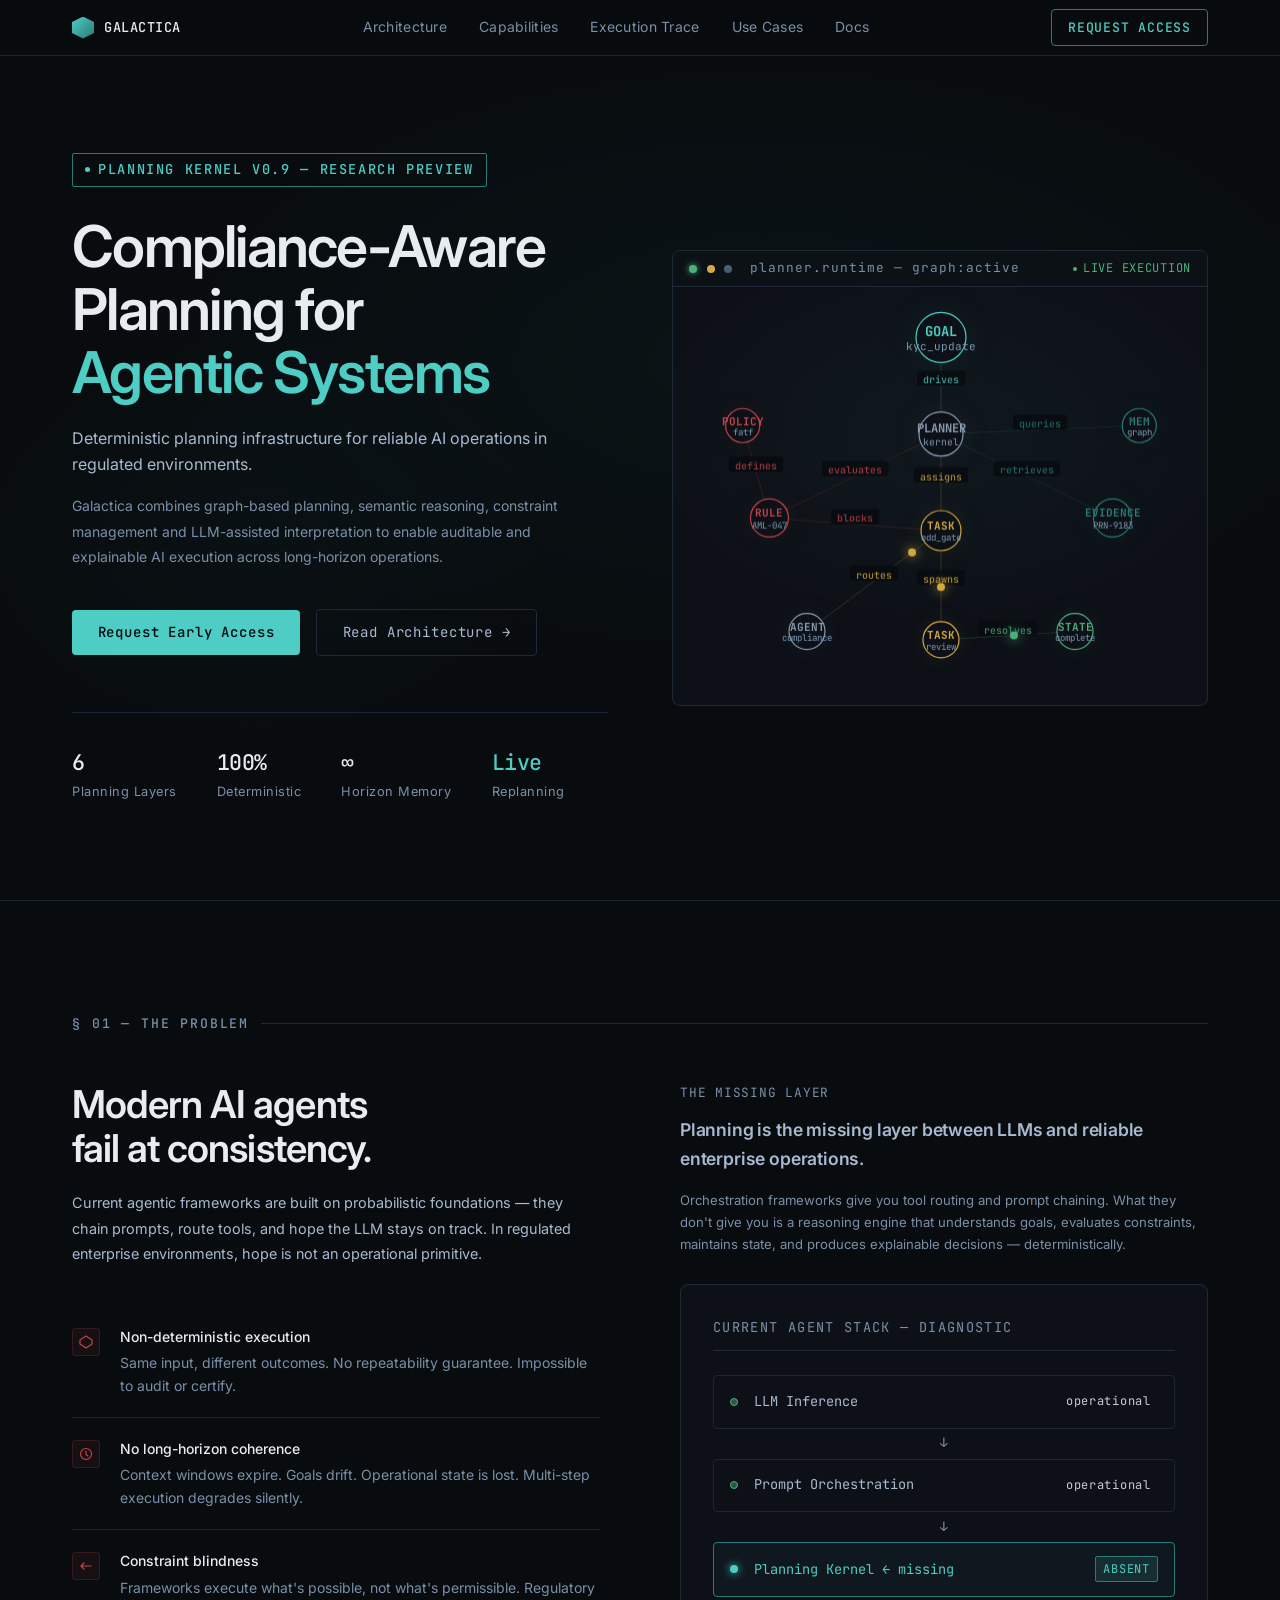
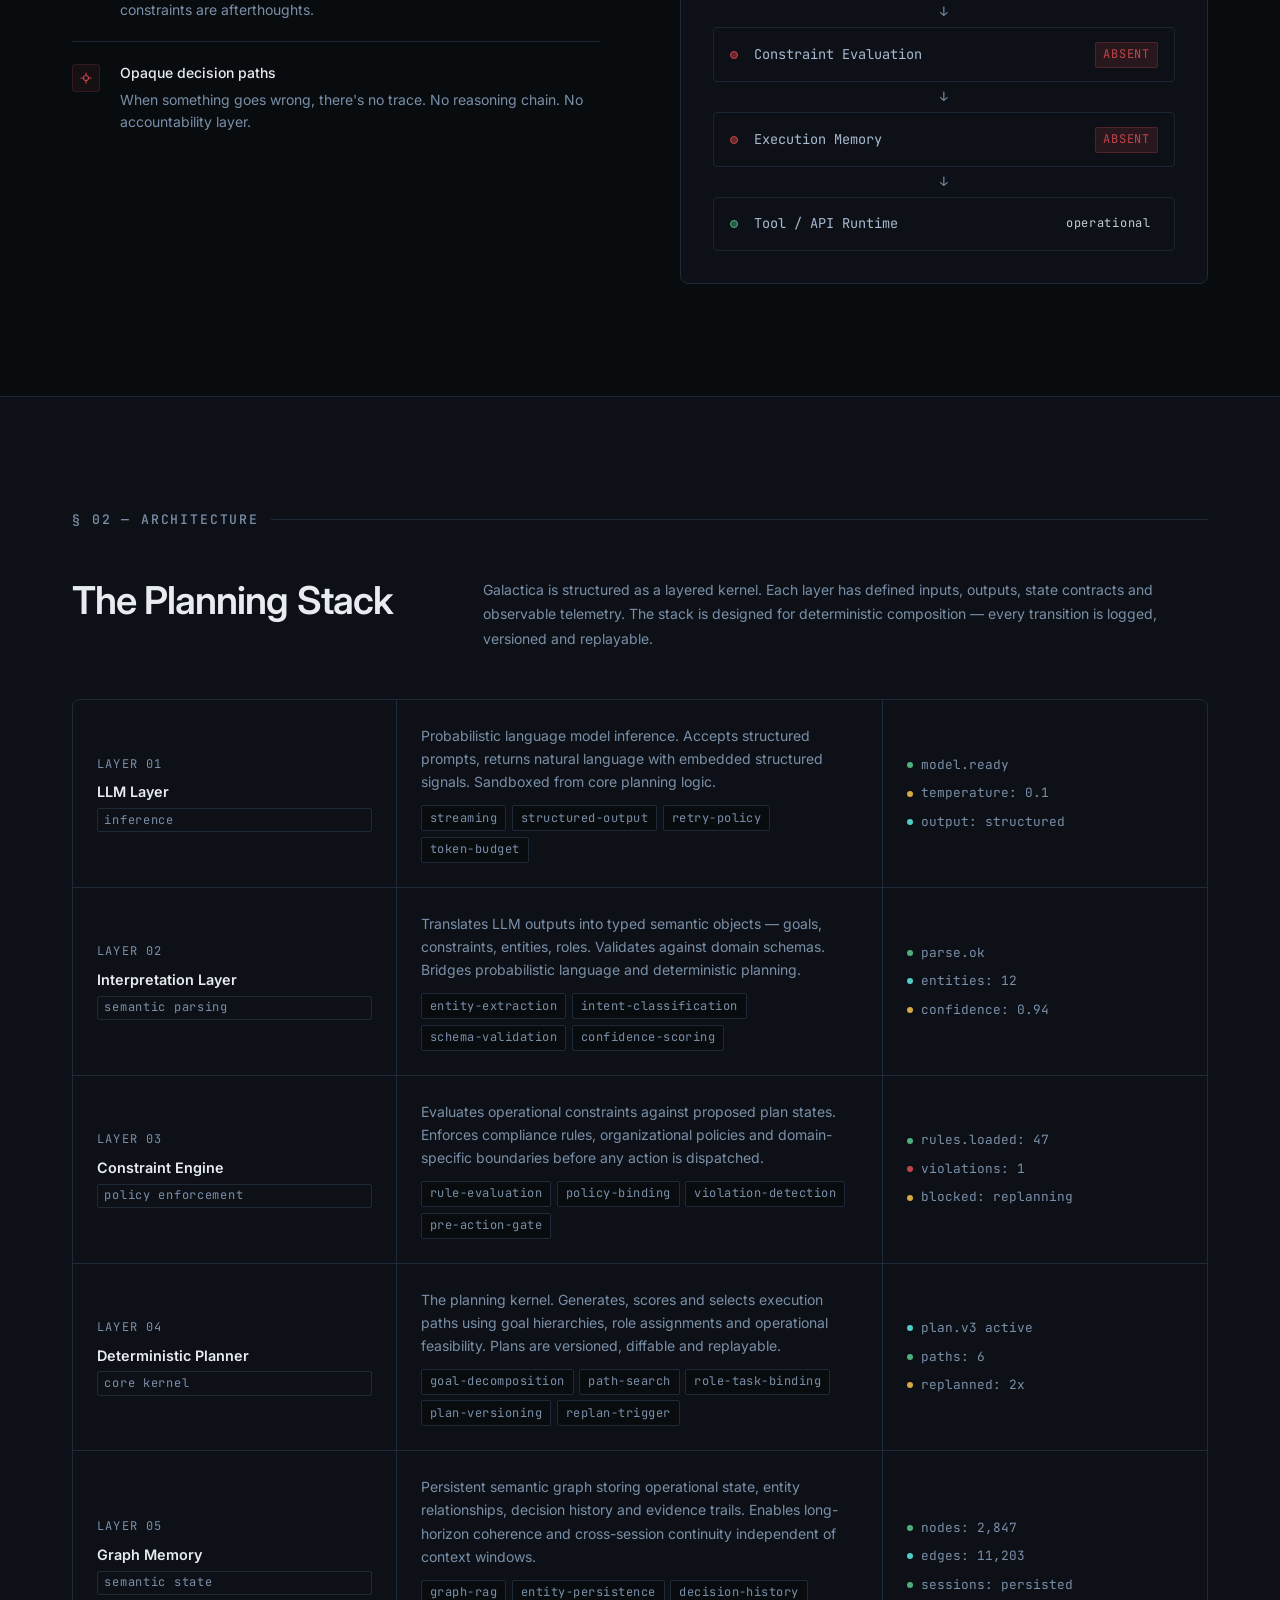
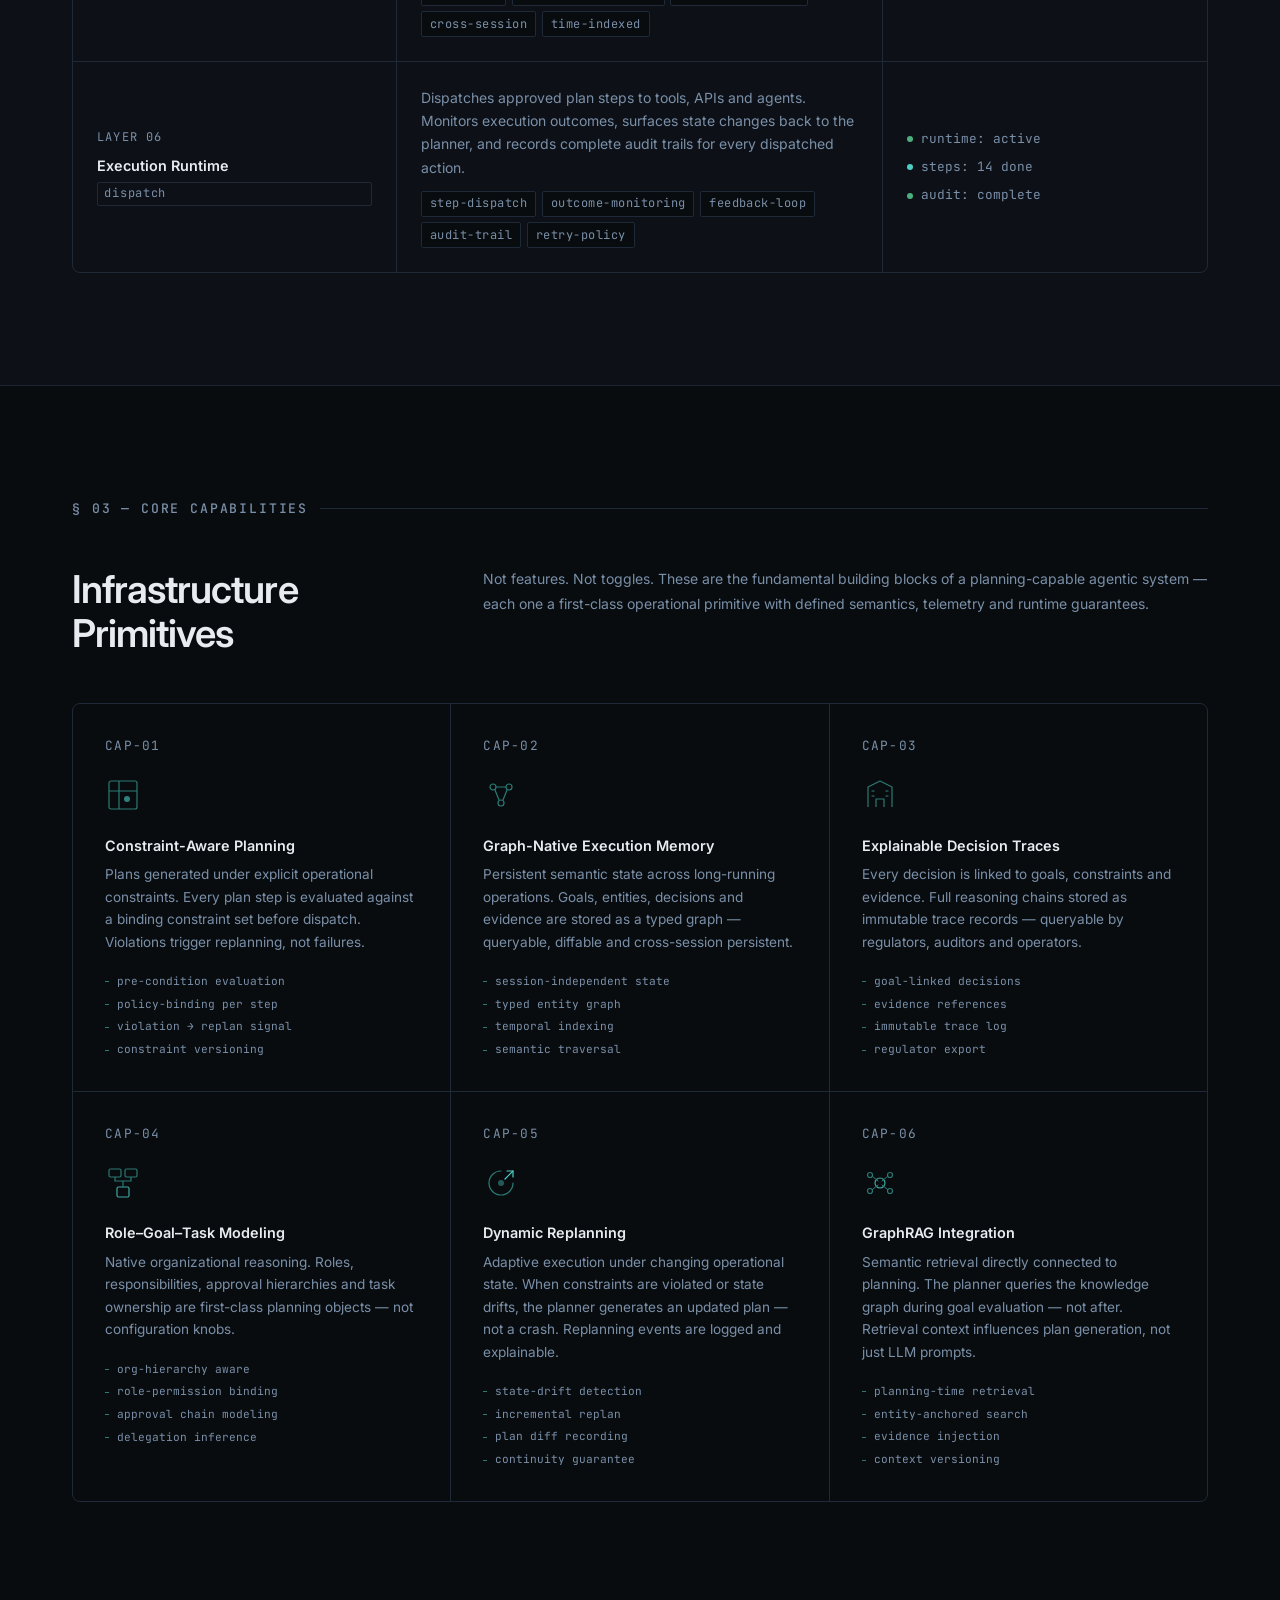
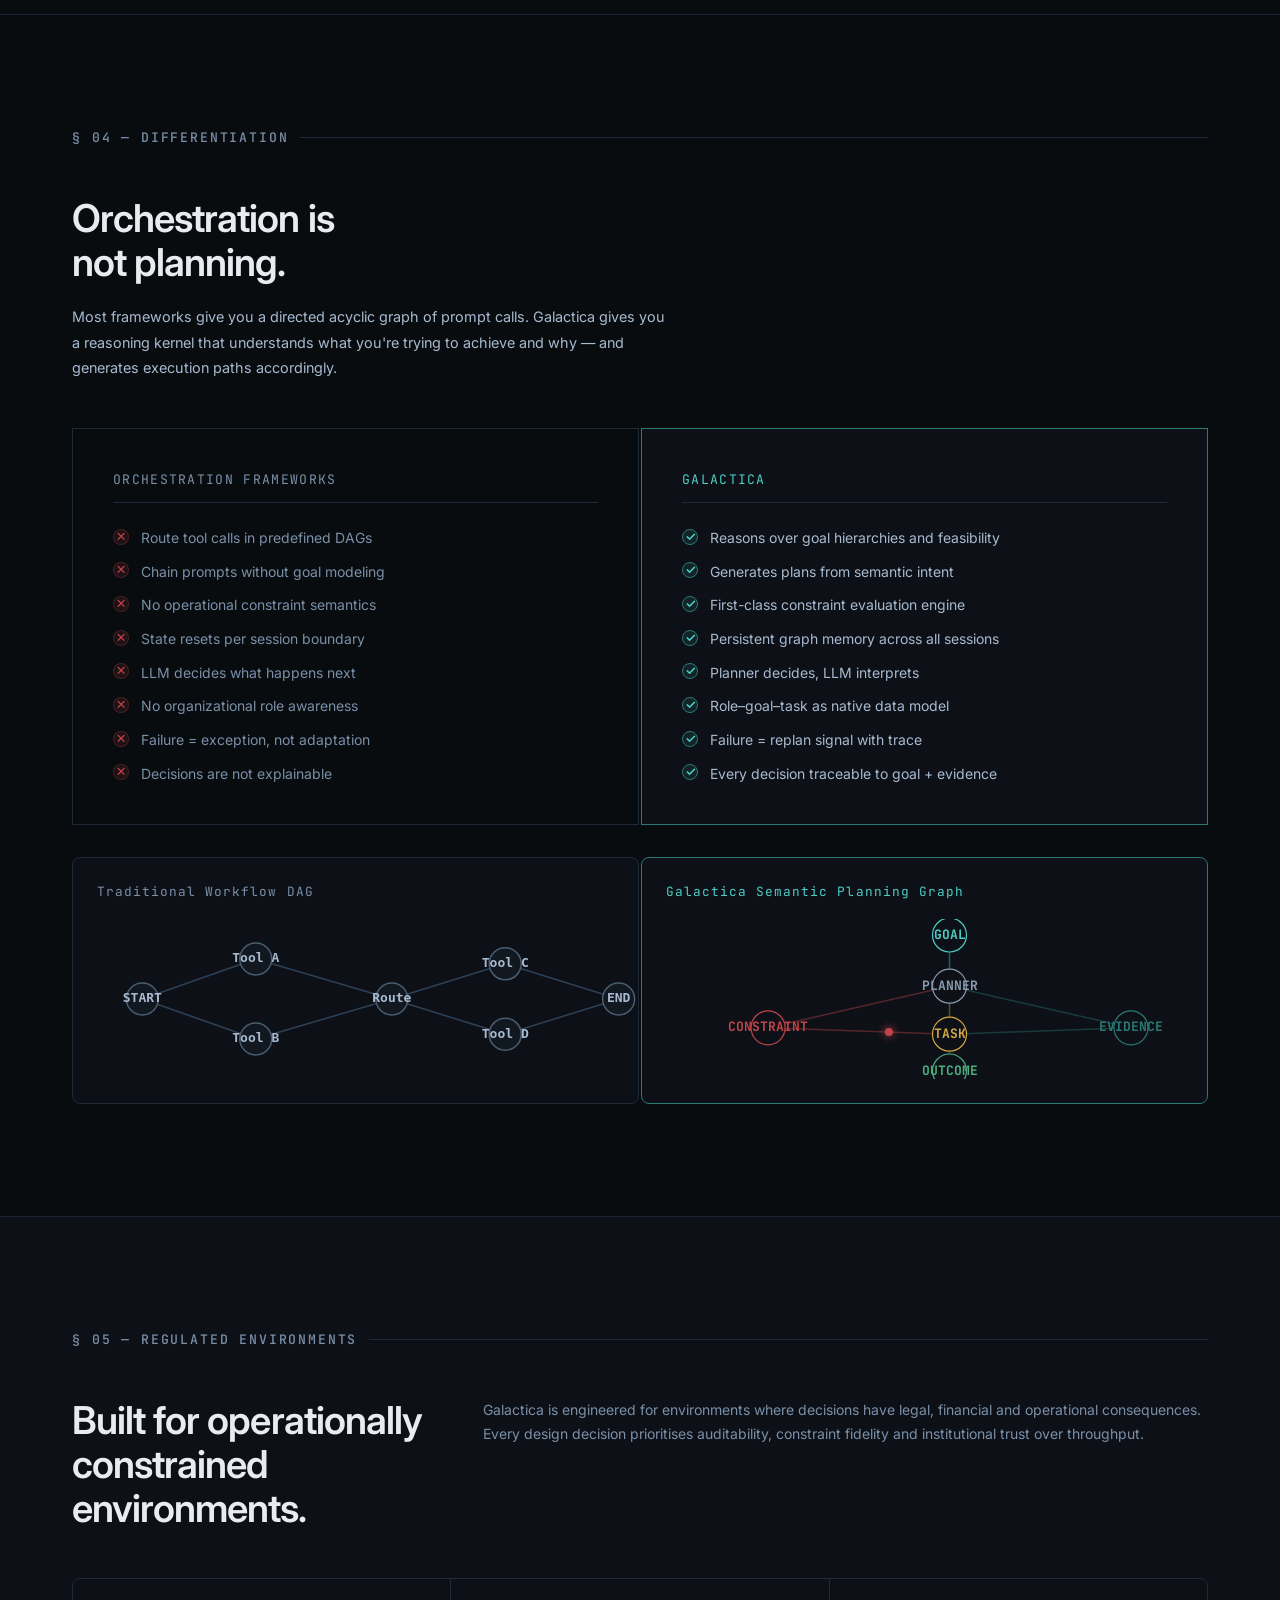
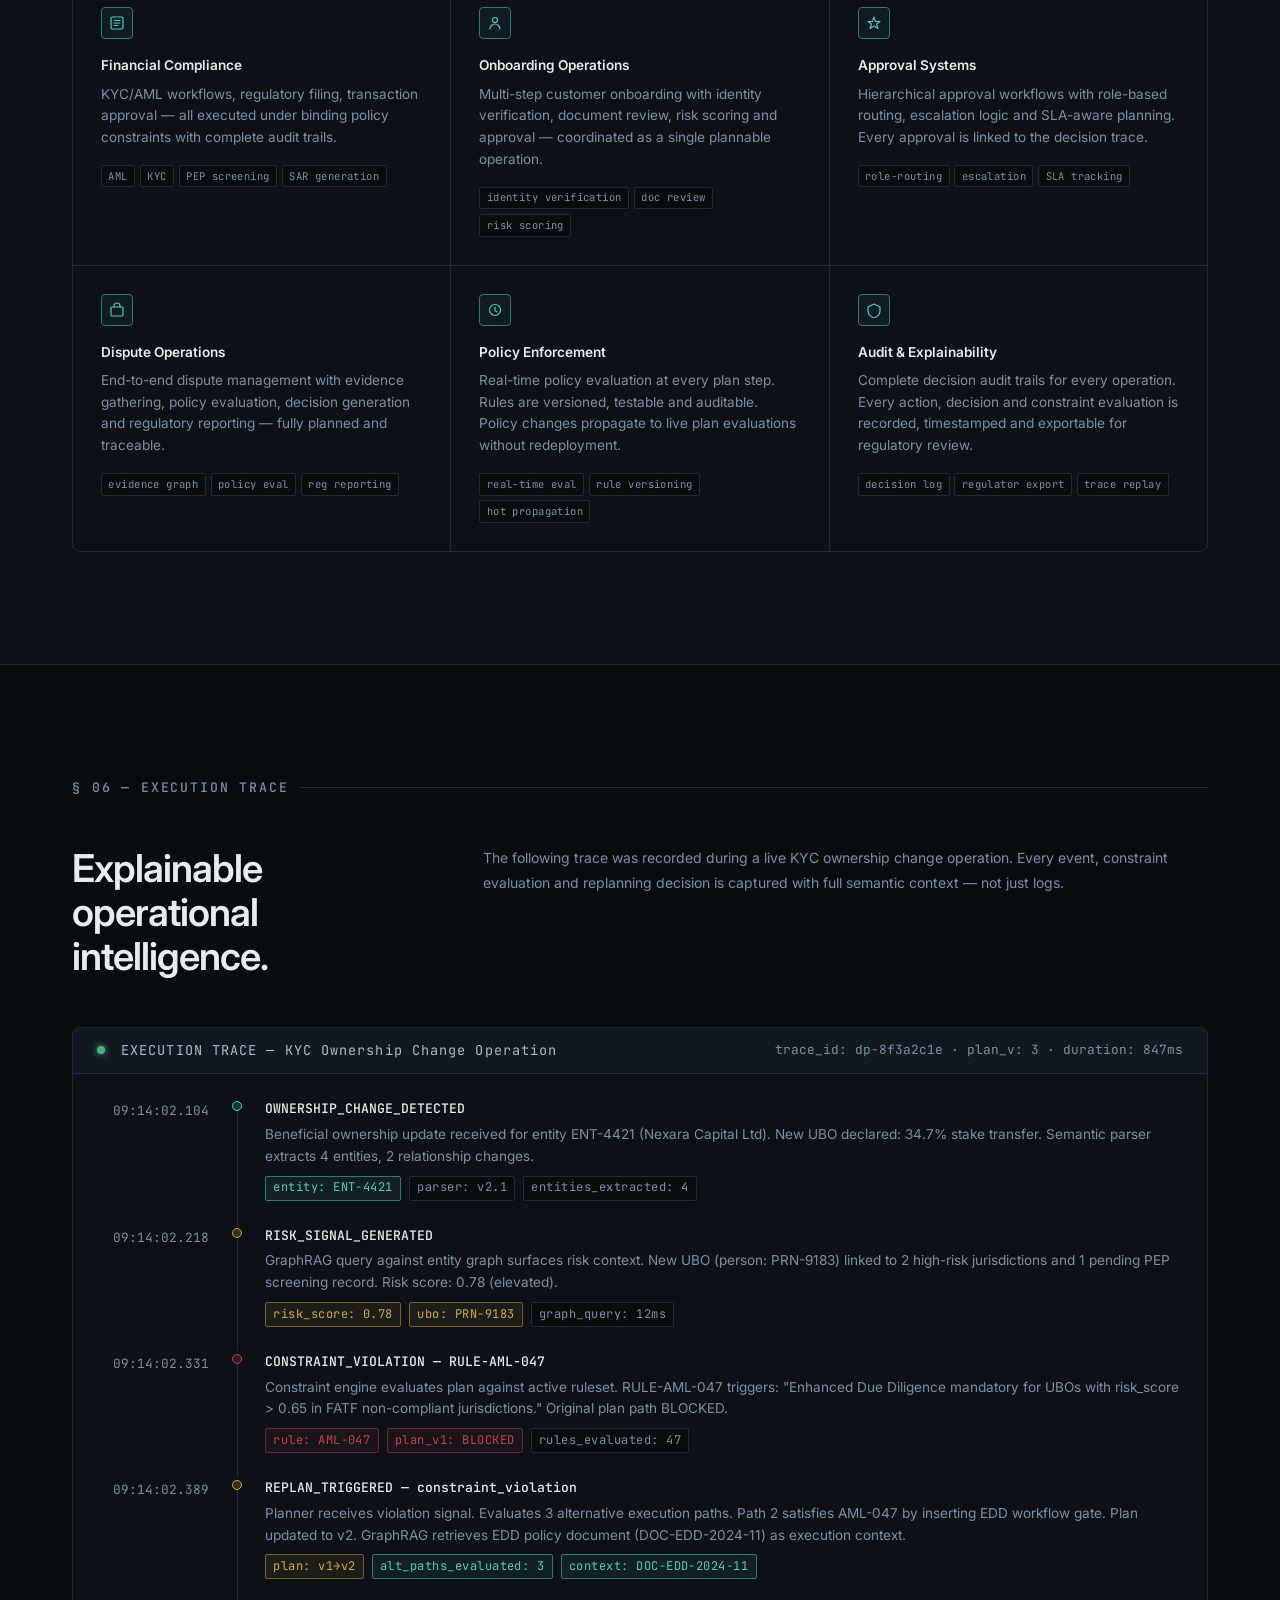
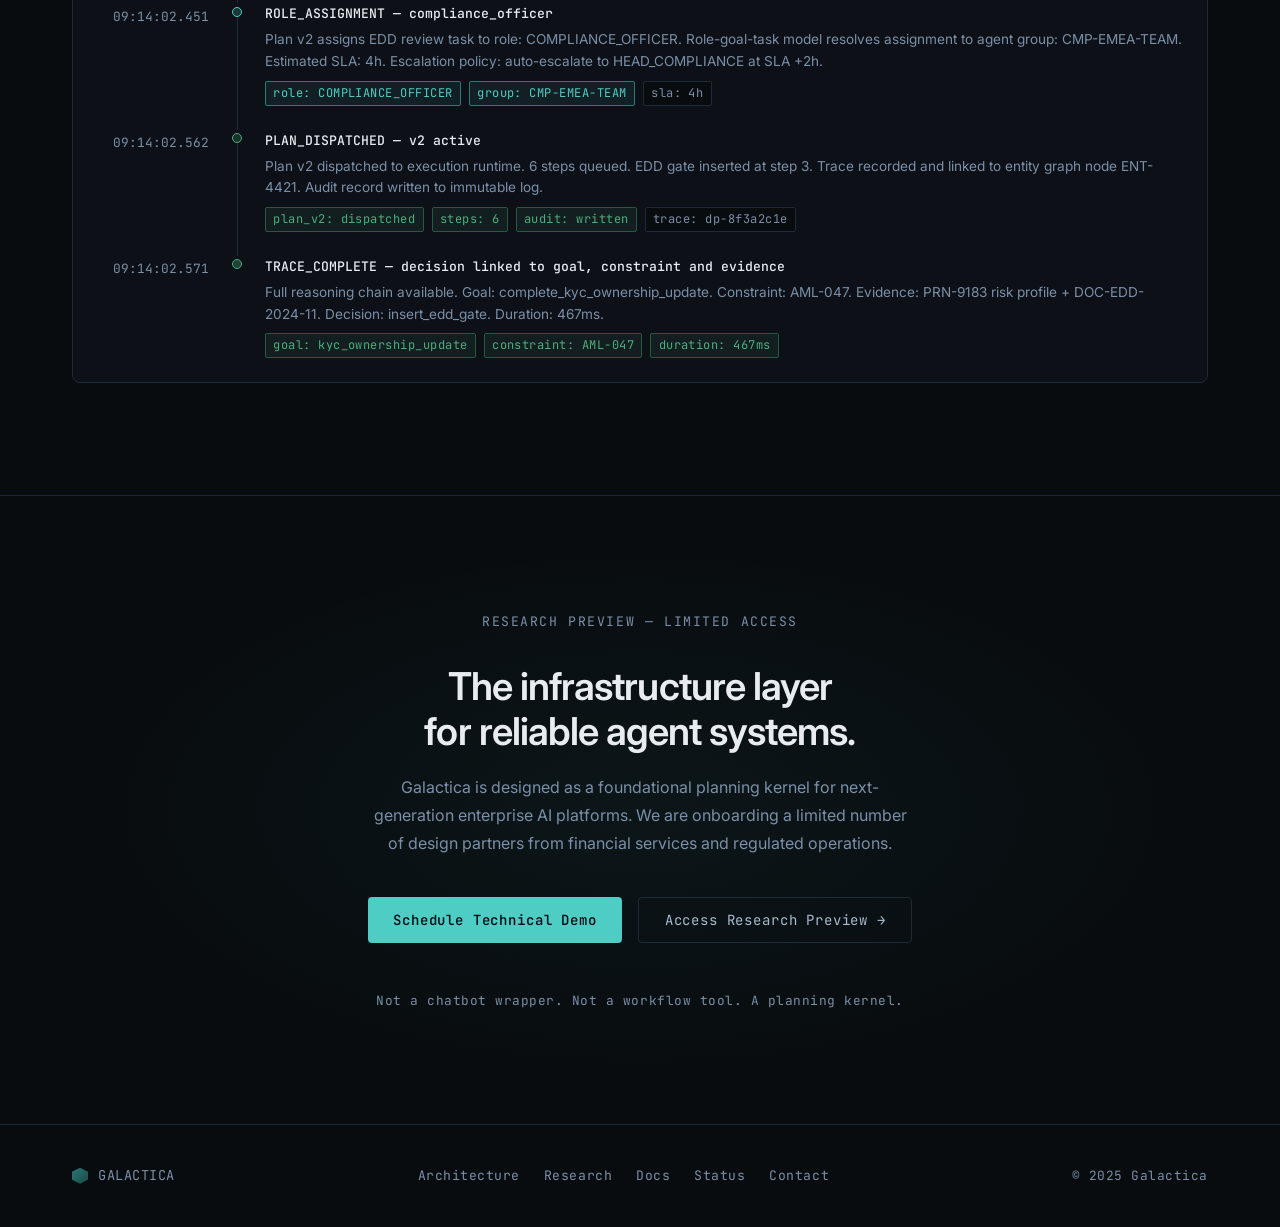
<file: web/index.html>
<!DOCTYPE html>
<html lang="en">
<head>
<meta charset="UTF-8">
<meta name="viewport" content="width=device-width, initial-scale=1.0">
<title>Galactica — Compliance-Aware Planning for Agentic Systems</title>
<link rel="preconnect" href="https://fonts.googleapis.com">
<link href="https://fonts.googleapis.com/css2?family=Inter:wght@300;400;500;600;700&family=JetBrains+Mono:wght@300;400;500&display=swap" rel="stylesheet">
<style>
*,*::before,*::after{box-sizing:border-box;margin:0;padding:0}
html{scroll-behavior:smooth;font-size:16px}
body{background:#080C0F;color:#C8CDD4;font-family:'Inter',system-ui,sans-serif;line-height:1.6;overflow-x:hidden;-webkit-font-smoothing:antialiased}
:root{
  --bg-0:#080C0F;--bg-1:#0D1117;--bg-2:#111820;--bg-3:#141C26;
  --surface:#182030;--border:#1E2A38;--border-subtle:#1A2535;
  --text-primary:#E8ECF0;--text-secondary:#A8BAD0;--text-muted:#7A8FA8;--text-dim:#4A5E72;
  --cyan:#4ECDC4;--cyan-dim:#2A7A75;--cyan-glow:rgba(78,205,196,0.12);
  --amber:#D4A843;--amber-dim:#7A5F25;
  --green:#4CAF7D;--green-dim:#265A3E;
  --red:#C0444A;--red-dim:#6B2529;
  --mono:'JetBrains Mono',monospace;
  --radius:4px;--radius-lg:8px;
}
.t-overline{font-family:var(--mono);font-size:.82rem;font-weight:500;letter-spacing:.14em;text-transform:uppercase;color:var(--text-muted)}
.t-label{font-family:var(--mono);font-size:.80rem;font-weight:400;letter-spacing:.06em;color:var(--text-muted)}
h1{font-size:clamp(2.2rem,4.5vw,3.8rem);font-weight:600;letter-spacing:-.03em;line-height:1.1;color:var(--text-primary)}
h2{font-size:clamp(1.7rem,3vw,2.6rem);font-weight:600;letter-spacing:-.025em;line-height:1.15;color:var(--text-primary)}
h3{font-size:1.1rem;font-weight:600;letter-spacing:-.01em;color:var(--text-primary)}
p{color:var(--text-secondary);line-height:1.75}
.container{max-width:1200px;margin:0 auto;padding:0 2rem}
.section{padding:7rem 0;border-top:1px solid var(--border-subtle)}
.section-label{display:flex;align-items:center;gap:.75rem;margin-bottom:3rem}
.section-label::after{content:'';flex:1;height:1px;background:var(--border)}

/* NAV */
nav{position:fixed;top:0;left:0;right:0;z-index:100;height:56px;background:rgba(8,12,15,.92);backdrop-filter:blur(12px);border-bottom:1px solid var(--border-subtle);display:flex;align-items:center}
.nav-inner{display:flex;align-items:center;justify-content:space-between;width:100%;max-width:1200px;margin:0 auto;padding:0 2rem}
.nav-logo{display:flex;align-items:center;gap:.625rem;font-family:var(--mono);font-size:.85rem;font-weight:500;color:var(--text-primary);letter-spacing:.04em;text-decoration:none}
.nav-logo-mark{width:22px;height:22px;background:linear-gradient(135deg,var(--cyan) 0%,var(--cyan-dim) 100%);clip-path:polygon(50% 0%,100% 25%,100% 75%,50% 100%,0% 75%,0% 25%)}
.nav-links{display:flex;align-items:center;gap:2rem}
.nav-links a{font-size:.875rem;font-weight:400;color:var(--text-muted);text-decoration:none;letter-spacing:.02em;transition:color .15s}
.nav-links a:hover{color:var(--text-secondary)}
.nav-cta{font-family:var(--mono);font-size:.82rem;font-weight:500;padding:.45rem 1rem;background:transparent;border:1px solid var(--cyan-dim);color:var(--cyan);border-radius:var(--radius);cursor:pointer;letter-spacing:.06em;transition:all .15s;text-decoration:none}
.nav-cta:hover{background:var(--cyan-glow);border-color:var(--cyan)}

/* BUTTONS */
.btn-primary{display:inline-flex;align-items:center;gap:.5rem;font-family:var(--mono);font-size:.875rem;font-weight:500;padding:.7rem 1.6rem;background:var(--cyan);color:#040810;border:none;border-radius:var(--radius);cursor:pointer;letter-spacing:.06em;text-decoration:none;transition:all .15s;white-space:nowrap}
.btn-primary:hover{background:#5FD8D0;transform:translateY(-1px)}
.btn-secondary{display:inline-flex;align-items:center;gap:.5rem;font-family:var(--mono);font-size:.875rem;font-weight:400;padding:.7rem 1.6rem;background:transparent;border:1px solid var(--border);color:var(--text-secondary);border-radius:var(--radius);cursor:pointer;letter-spacing:.06em;text-decoration:none;transition:all .15s;white-space:nowrap}
.btn-secondary:hover{border-color:var(--text-muted);color:var(--text-primary)}

/* HERO */
#hero{min-height:100vh;display:flex;flex-direction:column;justify-content:center;padding-top:56px;position:relative;overflow:hidden;border-top:none}
.hero-bg{position:absolute;inset:0;background:radial-gradient(ellipse 70% 50% at 60% 40%,rgba(78,205,196,.04) 0%,transparent 70%),radial-gradient(ellipse 40% 40% at 20% 60%,rgba(78,205,196,.025) 0%,transparent 60%)}
.hero-grid{display:grid;grid-template-columns:1fr 1fr;gap:4rem;align-items:center;position:relative;z-index:1}
.hero-eyebrow{display:inline-flex;align-items:center;gap:.5rem;font-family:var(--mono);font-size:.85rem;font-weight:500;letter-spacing:.12em;text-transform:uppercase;color:var(--cyan);border:1px solid var(--cyan-dim);padding:.3rem .75rem;border-radius:2px;margin-bottom:1.75rem}
.hero-eyebrow-dot{width:5px;height:5px;border-radius:50%;background:var(--cyan);animation:pulse-dot 2s infinite}
@keyframes pulse-dot{0%,100%{opacity:1;transform:scale(1)}50%{opacity:.4;transform:scale(.8)}}
.hero-title{margin-bottom:1.25rem}
.hero-sub{font-size:1rem;font-weight:400;color:var(--text-secondary);line-height:1.65;margin-bottom:1rem}
.hero-desc{font-size:.875rem;color:var(--text-muted);line-height:1.8;margin-bottom:2.5rem;max-width:520px}
.hero-actions{display:flex;gap:1rem;align-items:center;flex-wrap:wrap}
.hero-meta{margin-top:3.5rem;display:flex;gap:2.5rem;padding-top:2rem;border-top:1px solid var(--border-subtle)}
.hero-stat-value{font-family:var(--mono);font-size:1.35rem;font-weight:500;color:var(--text-primary);letter-spacing:-.02em}
.hero-stat-label{font-size:.80rem;color:var(--text-muted);letter-spacing:.04em;margin-top:.2rem}

/* HERO GRAPH */
.hero-right{position:relative}
.graph-runtime{width:100%;aspect-ratio:1/.85;background:var(--bg-1);border:1px solid var(--border);border-radius:var(--radius-lg);position:relative;overflow:hidden}
.graph-runtime::before{content:'';position:absolute;inset:0;background:radial-gradient(ellipse 80% 60% at 50% 40%,rgba(78,205,196,.04) 0%,transparent 70%)}
.gr-header{position:absolute;top:0;left:0;right:0;height:36px;background:rgba(13,17,23,.9);border-bottom:1px solid var(--border);display:flex;align-items:center;padding:0 1rem;gap:.6rem}
.gr-dot{width:8px;height:8px;border-radius:50%}
.gr-dot.active{background:var(--green);box-shadow:0 0 6px var(--green)}
.gr-dot.pending{background:var(--amber)}
.gr-dot.idle{background:var(--text-dim)}
.gr-title{font-family:var(--mono);font-size:.80rem;color:var(--text-muted);letter-spacing:.08em;margin-left:.5rem}
.gr-status{margin-left:auto;font-family:var(--mono);font-size:.75rem;color:var(--green);letter-spacing:.06em;display:flex;align-items:center;gap:.35rem}
.gr-status::before{content:'';width:4px;height:4px;border-radius:50%;background:var(--green);animation:pulse-dot 1.5s infinite}
canvas#heroGraph{position:absolute;top:36px;left:0;right:0;bottom:0;width:100%}

/* PROBLEM */
.problem-grid{display:grid;grid-template-columns:1fr 1fr;gap:5rem;align-items:start}
.problem-statements{display:flex;flex-direction:column;gap:0;margin-top:2.5rem}
.prob-item{display:flex;align-items:flex-start;gap:1.25rem;padding:1.25rem 0;border-bottom:1px solid var(--border-subtle)}
.prob-item:last-child{border-bottom:none}
.prob-icon{width:28px;height:28px;flex-shrink:0;margin-top:.1rem;display:flex;align-items:center;justify-content:center;background:rgba(192,68,74,.08);border:1px solid rgba(192,68,74,.2);border-radius:var(--radius)}
.prob-text h4{font-size:.875rem;font-weight:500;color:var(--text-primary);margin-bottom:.25rem}
.prob-text p{font-size:.875rem;color:var(--text-muted);line-height:1.6}
.missing-layer{background:var(--bg-1);border:1px solid var(--border);border-radius:var(--radius-lg);padding:2rem;margin-top:1rem}
.ml-title{font-family:var(--mono);font-size:.85rem;color:var(--text-muted);letter-spacing:.1em;text-transform:uppercase;margin-bottom:1.5rem;padding-bottom:.75rem;border-bottom:1px solid var(--border)}
.sv-layer{display:flex;align-items:center;gap:1rem;padding:.85rem 1rem;border:1px solid var(--border-subtle);border-radius:var(--radius);margin-bottom:0}
.sv-layer.missing{border-color:var(--cyan-dim);background:rgba(78,205,196,.04)}
.sv-arrow{text-align:center;font-family:var(--mono);font-size:.80rem;color:var(--text-muted);padding:.3rem}
.sv-dot{width:8px;height:8px;border-radius:50%;flex-shrink:0}
.sv-dot.ok{background:var(--green-dim);border:1px solid var(--green)}
.sv-dot.warn{background:var(--red-dim);border:1px solid var(--red)}
.sv-dot.highlight{background:var(--cyan);box-shadow:0 0 8px var(--cyan)}
.sv-name{font-family:var(--mono);font-size:.85rem;color:var(--text-secondary);flex:1}
.sv-layer.missing .sv-name{color:var(--cyan)}
.sv-tag{font-family:var(--mono);font-size:.75rem;padding:.15rem .45rem;border-radius:2px;letter-spacing:.06em}
.sv-tag.red{background:rgba(192,68,74,.15);color:var(--red);border:1px solid rgba(192,68,74,.25)}
.sv-tag.cyan{background:var(--cyan-glow);color:var(--cyan);border:1px solid var(--cyan-dim)}

/* ARCH */
#architecture{background:var(--bg-1)}
.arch-stack{display:grid;grid-template-columns:1fr;gap:0;margin-top:3rem;border:1px solid var(--border);border-radius:var(--radius-lg);overflow:hidden}
.arch-layer{display:grid;grid-template-columns:2fr 3fr 2fr;align-items:stretch;border-bottom:1px solid var(--border);transition:background .2s;cursor:default}
.arch-layer:last-child{border-bottom:none}
.arch-layer:hover{background:rgba(255,255,255,.015)}
.arch-left{padding:1.5rem;border-right:1px solid var(--border);display:flex;flex-direction:column;justify-content:center}
.arch-num{font-family:var(--mono);font-size:.75rem;color:var(--text-muted);letter-spacing:.1em;margin-bottom:.4rem}
.arch-name{font-size:.9rem;font-weight:600;color:var(--text-primary);margin-bottom:.3rem}
.arch-tag{display:inline-block;font-family:var(--mono);font-size:.75rem;padding:.1rem .4rem;border-radius:2px;border:1px solid var(--border);color:var(--text-muted);letter-spacing:.06em}
.arch-mid{padding:1.5rem;border-right:1px solid var(--border)}
.arch-desc{font-size:.875rem;color:var(--text-muted);line-height:1.65;margin-bottom:.75rem}
.arch-props{display:flex;flex-wrap:wrap;gap:.35rem}
.arch-prop{font-family:var(--mono);font-size:.75rem;padding:.15rem .5rem;background:var(--bg-0);border:1px solid var(--border);border-radius:2px;color:var(--text-muted);letter-spacing:.04em}
.arch-right{padding:1.5rem;display:flex;flex-direction:column;justify-content:center;gap:.5rem}
.arch-state{display:flex;align-items:center;gap:.5rem;font-family:var(--mono);font-size:.80rem}
.state-dot{width:6px;height:6px;border-radius:50%;flex-shrink:0}
.state-dot.green{background:var(--green)}
.state-dot.cyan{background:var(--cyan)}
.state-dot.amber{background:var(--amber)}
.state-dot.red{background:var(--red)}
.arch-state span{color:var(--text-muted)}

/* CAPABILITIES */
.cap-grid{display:grid;grid-template-columns:repeat(3,1fr);gap:1px;background:var(--border);border:1px solid var(--border);border-radius:var(--radius-lg);overflow:hidden;margin-top:3rem}
.cap-card{background:var(--bg-0);padding:2rem;transition:background .2s;position:relative}
.cap-card:hover{background:var(--bg-1)}
.cap-card::before{content:'';position:absolute;top:0;left:0;right:0;height:2px;background:transparent;transition:background .2s}
.cap-card:hover::before{background:var(--cyan)}
.cap-num{font-family:var(--mono);font-size:.80rem;color:var(--text-muted);letter-spacing:.1em;margin-bottom:1.25rem}
.cap-icon{width:36px;height:36px;margin-bottom:1rem}
.cap-title{font-size:.9rem;font-weight:600;color:var(--text-primary);margin-bottom:.5rem;line-height:1.3}
.cap-desc{font-size:.85rem;color:var(--text-muted);line-height:1.65;margin-bottom:1.25rem}
.cap-props{display:flex;flex-direction:column;gap:.3rem}
.cap-prop{display:flex;align-items:center;gap:.5rem;font-family:var(--mono);font-size:.70rem;color:var(--text-muted)}
.cap-prop::before{content:'';width:4px;height:1px;background:var(--cyan-dim);flex-shrink:0}

/* WHY DIFF */
.diff-grid{display:grid;grid-template-columns:1fr 1fr;gap:2px;margin-top:3rem}
.diff-col{padding:2.5rem;border:1px solid var(--border)}
.diff-col.old{background:var(--bg-0)}
.diff-col.new{background:var(--bg-1);border-color:var(--cyan-dim)}
.diff-header{font-family:var(--mono);font-size:.82rem;letter-spacing:.1em;text-transform:uppercase;margin-bottom:1.5rem;padding-bottom:.75rem;border-bottom:1px solid var(--border)}
.diff-col.old .diff-header{color:var(--text-muted)}
.diff-col.new .diff-header{color:var(--cyan)}
.diff-items{display:flex;flex-direction:column;gap:.75rem}
.diff-item{display:flex;align-items:flex-start;gap:.75rem;font-size:.875rem;line-height:1.55}
.diff-item .di-mark{width:16px;height:16px;flex-shrink:0;margin-top:.1rem;display:flex;align-items:center;justify-content:center;border-radius:50%;font-size:.80rem;font-weight:600}
.diff-col.old .di-mark{background:rgba(192,68,74,.12);color:var(--red);border:1px solid rgba(192,68,74,.25)}
.diff-col.new .di-mark{background:rgba(78,205,196,.1);color:var(--cyan);border:1px solid var(--cyan-dim)}
.diff-col.old .diff-item span{color:var(--text-muted)}
.diff-col.new .diff-item span{color:var(--text-secondary)}
.comparison-diagram{margin-top:2rem;display:grid;grid-template-columns:1fr 1fr;gap:2px}
.dag-box{background:var(--bg-1);border:1px solid var(--border);border-radius:var(--radius-lg);padding:1.5rem;overflow:hidden}
.dag-title{font-family:var(--mono);font-size:.80rem;color:var(--text-muted);letter-spacing:.08em;margin-bottom:1rem}
canvas.dag-canvas{width:100%;height:160px;display:block}

/* REGULATED */
#regulated{background:var(--bg-1)}
.reg-grid{display:grid;grid-template-columns:repeat(3,1fr);gap:1px;background:var(--border);border:1px solid var(--border);border-radius:var(--radius-lg);overflow:hidden;margin-top:3rem}
.reg-card{background:var(--bg-1);padding:1.75rem}
.reg-icon{width:32px;height:32px;background:rgba(78,205,196,.06);border:1px solid var(--cyan-dim);border-radius:var(--radius);display:flex;align-items:center;justify-content:center;margin-bottom:1rem}
.reg-title{font-size:.85rem;font-weight:600;color:var(--text-primary);margin-bottom:.4rem}
.reg-desc{font-size:.85rem;color:var(--text-muted);line-height:1.6;margin-bottom:1rem}
.reg-tags{display:flex;flex-wrap:wrap;gap:.3rem}
.reg-tag{font-family:var(--mono);font-size:.66rem;padding:.12rem .4rem;background:var(--bg-0);border:1px solid var(--border);border-radius:2px;color:var(--text-muted);letter-spacing:.04em}

/* TRACE */
.trace-container{background:var(--bg-1);border:1px solid var(--border);border-radius:var(--radius-lg);overflow:hidden;margin-top:3rem}
.trace-header{background:var(--bg-2);border-bottom:1px solid var(--border);padding:.75rem 1.5rem;display:flex;align-items:center;gap:1rem}
.trace-title{font-family:var(--mono);font-size:.85rem;color:var(--text-secondary);letter-spacing:.08em}
.trace-id{font-family:var(--mono);font-size:.80rem;color:var(--text-muted);margin-left:auto}
.trace-body{padding:1.5rem}
.trace-event{display:grid;grid-template-columns:7rem 1.5rem 1fr;gap:0 1rem;margin-bottom:0}
.te-time{font-family:var(--mono);font-size:.80rem;color:var(--text-muted);padding-top:.2rem;text-align:right;white-space:nowrap}
.te-spine{display:flex;flex-direction:column;align-items:center}
.te-node{width:10px;height:10px;border-radius:50%;flex-shrink:0;border:1px solid;position:relative;z-index:1;margin-top:.2rem}
.te-line{flex:1;width:1px;background:var(--border);min-height:2rem}
.te-content{padding-bottom:1.5rem}
.te-event-name{font-family:var(--mono);font-size:.82rem;font-weight:500;color:var(--text-primary);margin-bottom:.3rem}
.te-detail{font-size:.85rem;color:var(--text-muted);line-height:1.6;margin-bottom:.5rem}
.te-meta{display:flex;gap:.5rem;flex-wrap:wrap}
.te-badge{font-family:var(--mono);font-size:.75rem;padding:.12rem .45rem;border-radius:2px;letter-spacing:.04em}
.te-badge.info{background:rgba(78,205,196,.08);color:var(--cyan);border:1px solid var(--cyan-dim)}
.te-badge.warn{background:rgba(212,168,67,.08);color:var(--amber);border:1px solid var(--amber-dim)}
.te-badge.err{background:rgba(192,68,74,.08);color:var(--red);border:1px solid var(--red-dim)}
.te-badge.ok{background:rgba(76,175,125,.08);color:var(--green);border:1px solid var(--green-dim)}
.te-badge.neutral{background:var(--bg-0);color:var(--text-muted);border:1px solid var(--border)}

/* FINAL */
#final{background:var(--bg-0);text-align:center;position:relative;overflow:hidden}
#final::before{content:'';position:absolute;inset:0;background:radial-gradient(ellipse 60% 60% at 50% 50%,rgba(78,205,196,.05) 0%,transparent 70%)}
.final-inner{position:relative;z-index:1;max-width:680px;margin:0 auto}
.final-eyebrow{display:inline-flex;align-items:center;gap:.5rem;font-family:var(--mono);font-size:.82rem;letter-spacing:.12em;text-transform:uppercase;color:var(--text-muted);margin-bottom:2rem}
.final-sub{font-size:1rem;color:var(--text-muted);line-height:1.75;margin-bottom:2.5rem;max-width:540px;margin-left:auto;margin-right:auto}
.final-actions{display:flex;gap:1rem;justify-content:center;flex-wrap:wrap;margin-bottom:3rem}
.final-notice{font-family:var(--mono);font-size:.80rem;color:var(--text-muted);letter-spacing:.04em}

/* FOOTER */
footer{border-top:1px solid var(--border-subtle);padding:2.5rem 0}
.footer-inner{display:flex;align-items:center;justify-content:space-between}
.footer-logo{display:flex;align-items:center;gap:.625rem;font-family:var(--mono);font-size:.85rem;color:var(--text-muted);letter-spacing:.04em}
.footer-logo-mark{width:16px;height:16px;background:linear-gradient(135deg,var(--cyan-dim) 0%,rgba(78,205,196,.3) 100%);clip-path:polygon(50% 0%,100% 25%,100% 75%,50% 100%,0% 75%,0% 25%)}
.footer-links{display:flex;gap:1.5rem}
.footer-links a{font-family:var(--mono);font-size:.82rem;color:var(--text-muted);text-decoration:none;letter-spacing:.04em;transition:color .15s}
.footer-links a:hover{color:var(--text-muted)}
.footer-copy{font-family:var(--mono);font-size:.80rem;color:var(--text-muted);letter-spacing:.04em}
.text-cyan{color:var(--cyan)}

@media(max-width:900px){
  .hero-grid,.problem-grid,.diff-grid,.comparison-diagram{grid-template-columns:1fr}
  .cap-grid,.reg-grid{grid-template-columns:repeat(2,1fr)}
  .arch-layer{grid-template-columns:1fr}
  .arch-left,.arch-mid{border-right:none;border-bottom:1px solid var(--border)}
  .nav-links{display:none}
}
@media(max-width:600px){
  .cap-grid,.reg-grid{grid-template-columns:1fr}
  h1{font-size:2rem}h2{font-size:1.6rem}
}
</style>
</head>
<body>

<nav>
  <div class="nav-inner">
    <a class="nav-logo" href="#">
      <div class="nav-logo-mark"></div>GALACTICA
    </a>
    <div class="nav-links">
      <a href="#architecture">Architecture</a>
      <a href="#capabilities">Capabilities</a>
      <a href="#trace">Execution Trace</a>
      <a href="#regulated">Use Cases</a>
      <a href="https://erdemeserekinci.github.io/galactica/blog/index.html" target="_blank" rel="noopener">Docs</a>
    </div>
    <a class="nav-cta" href="#final">REQUEST ACCESS</a>
  </div>
</nav>

<!-- HERO -->
<section id="hero">
  <div class="hero-bg"></div>
  <div class="container">
    <div class="hero-grid">
      <div class="hero-left">
        <div class="hero-eyebrow"><span class="hero-eyebrow-dot"></span>Planning Kernel v0.9 — Research Preview</div>
        <h1 class="hero-title">Compliance-Aware<br>Planning for<br><span class="text-cyan">Agentic Systems</span></h1>
        <p class="hero-sub">Deterministic planning infrastructure for reliable AI operations in regulated environments.</p>
        <p class="hero-desc">Galactica combines graph-based planning, semantic reasoning, constraint management and LLM-assisted interpretation to enable auditable and explainable AI execution across long-horizon operations.</p>
        <div class="hero-actions">
          <a class="btn-primary" href="#final">Request Early Access</a>
          <a class="btn-secondary" href="#architecture">Read Architecture →</a>
        </div>
        <div class="hero-meta">
          <div class="hero-stat"><div class="hero-stat-value">6</div><div class="hero-stat-label">Planning Layers</div></div>
          <div class="hero-stat"><div class="hero-stat-value">100%</div><div class="hero-stat-label">Deterministic</div></div>
          <div class="hero-stat"><div class="hero-stat-value">∞</div><div class="hero-stat-label">Horizon Memory</div></div>
          <div class="hero-stat"><div class="hero-stat-value text-cyan">Live</div><div class="hero-stat-label">Replanning</div></div>
        </div>
      </div>
      <div class="hero-right">
        <div class="graph-runtime">
          <div class="gr-header">
            <div class="gr-dot active"></div>
            <div class="gr-dot pending"></div>
            <div class="gr-dot idle"></div>
            <span class="gr-title">planner.runtime — graph:active</span>
            <span class="gr-status">LIVE EXECUTION</span>
          </div>
          <canvas id="heroGraph"></canvas>
        </div>
      </div>
    </div>
  </div>
</section>

<!-- PROBLEM -->
<section class="section" id="problem">
  <div class="container">
    <div class="section-label"><span class="t-overline">§ 01 — The Problem</span></div>
    <div class="problem-grid">
      <div class="problem-left">
        <h2>Modern AI agents<br>fail at consistency.</h2>
        <p style="margin-top:1.25rem;font-size:.9rem">Current agentic frameworks are built on probabilistic foundations — they chain prompts, route tools, and hope the LLM stays on track. In regulated enterprise environments, hope is not an operational primitive.</p>
        <div class="problem-statements">
          <div class="prob-item">
            <div class="prob-icon"><svg width="14" height="14" fill="none" viewBox="0 0 14 14"><path d="M7 1L1 5v4l6 4 6-4V5L7 1z" stroke="#C0444A" stroke-width="1.2" stroke-linejoin="round"/></svg></div>
            <div class="prob-text"><h4>Non-deterministic execution</h4><p>Same input, different outcomes. No repeatability guarantee. Impossible to audit or certify.</p></div>
          </div>
          <div class="prob-item">
            <div class="prob-icon"><svg width="14" height="14" fill="none" viewBox="0 0 14 14"><circle cx="7" cy="7" r="5.5" stroke="#C0444A" stroke-width="1.2"/><path d="M7 4v3.5L9 9" stroke="#C0444A" stroke-width="1.2" stroke-linecap="round"/></svg></div>
            <div class="prob-text"><h4>No long-horizon coherence</h4><p>Context windows expire. Goals drift. Operational state is lost. Multi-step execution degrades silently.</p></div>
          </div>
          <div class="prob-item">
            <div class="prob-icon"><svg width="14" height="14" fill="none" viewBox="0 0 14 14"><path d="M2 7h10M2 7l3-3M2 7l3 3" stroke="#C0444A" stroke-width="1.2" stroke-linecap="round" stroke-linejoin="round"/></svg></div>
            <div class="prob-text"><h4>Constraint blindness</h4><p>Frameworks execute what's possible, not what's permissible. Regulatory constraints are afterthoughts.</p></div>
          </div>
          <div class="prob-item">
            <div class="prob-icon"><svg width="14" height="14" fill="none" viewBox="0 0 14 14"><path d="M7 2v2M7 10v2M2 7h2M10 7h2" stroke="#C0444A" stroke-width="1.2" stroke-linecap="round"/><circle cx="7" cy="7" r="2.5" stroke="#C0444A" stroke-width="1.2"/></svg></div>
            <div class="prob-text"><h4>Opaque decision paths</h4><p>When something goes wrong, there's no trace. No reasoning chain. No accountability layer.</p></div>
          </div>
        </div>
      </div>
      <div class="problem-right">
        <p style="font-family:var(--mono);font-size:.80rem;color:var(--text-muted);letter-spacing:.06em;text-transform:uppercase;margin-bottom:.75rem">The missing layer</p>
        <h3 style="margin-bottom:1rem;color:var(--text-secondary)">Planning is the missing layer between LLMs and reliable enterprise operations.</h3>
        <p style="font-size:.82rem;color:var(--text-muted);margin-bottom:1.75rem;line-height:1.7">Orchestration frameworks give you tool routing and prompt chaining. What they don't give you is a reasoning engine that understands goals, evaluates constraints, maintains state, and produces explainable decisions — deterministically.</p>
        <div class="missing-layer">
          <div class="ml-title">Current Agent Stack — Diagnostic</div>
          <div class="stack-visual">
            <div class="sv-layer"><div class="sv-dot ok"></div><span class="sv-name">LLM Inference</span><span class="sv-tag">operational</span></div>
            <div class="sv-arrow">↓</div>
            <div class="sv-layer"><div class="sv-dot ok"></div><span class="sv-name">Prompt Orchestration</span><span class="sv-tag">operational</span></div>
            <div class="sv-arrow">↓</div>
            <div class="sv-layer missing"><div class="sv-dot highlight"></div><span class="sv-name">Planning Kernel ← missing</span><span class="sv-tag cyan">ABSENT</span></div>
            <div class="sv-arrow">↓</div>
            <div class="sv-layer"><div class="sv-dot warn"></div><span class="sv-name">Constraint Evaluation</span><span class="sv-tag red">ABSENT</span></div>
            <div class="sv-arrow">↓</div>
            <div class="sv-layer"><div class="sv-dot warn"></div><span class="sv-name">Execution Memory</span><span class="sv-tag red">ABSENT</span></div>
            <div class="sv-arrow">↓</div>
            <div class="sv-layer"><div class="sv-dot ok"></div><span class="sv-name">Tool / API Runtime</span><span class="sv-tag">operational</span></div>
          </div>
        </div>
      </div>
    </div>
  </div>
</section>

<!-- ARCHITECTURE -->
<section class="section" id="architecture">
  <div class="container">
    <div class="section-label"><span class="t-overline">§ 02 — Architecture</span></div>
    <div style="display:grid;grid-template-columns:1fr 2fr;gap:3rem;align-items:start;margin-bottom:2rem">
      <div><h2>The Planning Stack</h2></div>
      <div><p style="font-size:.875rem;color:var(--text-muted);line-height:1.75">Galactica is structured as a layered kernel. Each layer has defined inputs, outputs, state contracts and observable telemetry. The stack is designed for deterministic composition — every transition is logged, versioned and replayable.</p></div>
    </div>
    <div class="arch-stack">
      <div class="arch-layer">
        <div class="arch-left"><div class="arch-num">LAYER 01</div><div class="arch-name">LLM Layer</div><div class="arch-tag">inference</div></div>
        <div class="arch-mid"><div class="arch-desc">Probabilistic language model inference. Accepts structured prompts, returns natural language with embedded structured signals. Sandboxed from core planning logic.</div><div class="arch-props"><span class="arch-prop">streaming</span><span class="arch-prop">structured-output</span><span class="arch-prop">retry-policy</span><span class="arch-prop">token-budget</span></div></div>
        <div class="arch-right"><div class="arch-state"><div class="state-dot green"></div><span>model.ready</span></div><div class="arch-state"><div class="state-dot amber"></div><span>temperature: 0.1</span></div><div class="arch-state"><div class="state-dot cyan"></div><span>output: structured</span></div></div>
      </div>
      <div class="arch-layer">
        <div class="arch-left"><div class="arch-num">LAYER 02</div><div class="arch-name">Interpretation Layer</div><div class="arch-tag">semantic parsing</div></div>
        <div class="arch-mid"><div class="arch-desc">Translates LLM outputs into typed semantic objects — goals, constraints, entities, roles. Validates against domain schemas. Bridges probabilistic language and deterministic planning.</div><div class="arch-props"><span class="arch-prop">entity-extraction</span><span class="arch-prop">intent-classification</span><span class="arch-prop">schema-validation</span><span class="arch-prop">confidence-scoring</span></div></div>
        <div class="arch-right"><div class="arch-state"><div class="state-dot green"></div><span>parse.ok</span></div><div class="arch-state"><div class="state-dot cyan"></div><span>entities: 12</span></div><div class="arch-state"><div class="state-dot amber"></div><span>confidence: 0.94</span></div></div>
      </div>
      <div class="arch-layer">
        <div class="arch-left"><div class="arch-num">LAYER 03</div><div class="arch-name">Constraint Engine</div><div class="arch-tag">policy enforcement</div></div>
        <div class="arch-mid"><div class="arch-desc">Evaluates operational constraints against proposed plan states. Enforces compliance rules, organizational policies and domain-specific boundaries before any action is dispatched.</div><div class="arch-props"><span class="arch-prop">rule-evaluation</span><span class="arch-prop">policy-binding</span><span class="arch-prop">violation-detection</span><span class="arch-prop">pre-action-gate</span></div></div>
        <div class="arch-right"><div class="arch-state"><div class="state-dot green"></div><span>rules.loaded: 47</span></div><div class="arch-state"><div class="state-dot red"></div><span>violations: 1</span></div><div class="arch-state"><div class="state-dot amber"></div><span>blocked: replanning</span></div></div>
      </div>
      <div class="arch-layer">
        <div class="arch-left"><div class="arch-num">LAYER 04</div><div class="arch-name">Deterministic Planner</div><div class="arch-tag">core kernel</div></div>
        <div class="arch-mid"><div class="arch-desc">The planning kernel. Generates, scores and selects execution paths using goal hierarchies, role assignments and operational feasibility. Plans are versioned, diffable and replayable.</div><div class="arch-props"><span class="arch-prop">goal-decomposition</span><span class="arch-prop">path-search</span><span class="arch-prop">role-task-binding</span><span class="arch-prop">plan-versioning</span><span class="arch-prop">replan-trigger</span></div></div>
        <div class="arch-right"><div class="arch-state"><div class="state-dot cyan"></div><span>plan.v3 active</span></div><div class="arch-state"><div class="state-dot green"></div><span>paths: 6</span></div><div class="arch-state"><div class="state-dot amber"></div><span>replanned: 2x</span></div></div>
      </div>
      <div class="arch-layer">
        <div class="arch-left"><div class="arch-num">LAYER 05</div><div class="arch-name">Graph Memory</div><div class="arch-tag">semantic state</div></div>
        <div class="arch-mid"><div class="arch-desc">Persistent semantic graph storing operational state, entity relationships, decision history and evidence trails. Enables long-horizon coherence and cross-session continuity independent of context windows.</div><div class="arch-props"><span class="arch-prop">graph-rag</span><span class="arch-prop">entity-persistence</span><span class="arch-prop">decision-history</span><span class="arch-prop">cross-session</span><span class="arch-prop">time-indexed</span></div></div>
        <div class="arch-right"><div class="arch-state"><div class="state-dot green"></div><span>nodes: 2,847</span></div><div class="arch-state"><div class="state-dot cyan"></div><span>edges: 11,203</span></div><div class="arch-state"><div class="state-dot green"></div><span>sessions: persisted</span></div></div>
      </div>
      <div class="arch-layer">
        <div class="arch-left"><div class="arch-num">LAYER 06</div><div class="arch-name">Execution Runtime</div><div class="arch-tag">dispatch</div></div>
        <div class="arch-mid"><div class="arch-desc">Dispatches approved plan steps to tools, APIs and agents. Monitors execution outcomes, surfaces state changes back to the planner, and records complete audit trails for every dispatched action.</div><div class="arch-props"><span class="arch-prop">step-dispatch</span><span class="arch-prop">outcome-monitoring</span><span class="arch-prop">feedback-loop</span><span class="arch-prop">audit-trail</span><span class="arch-prop">retry-policy</span></div></div>
        <div class="arch-right"><div class="arch-state"><div class="state-dot green"></div><span>runtime: active</span></div><div class="arch-state"><div class="state-dot cyan"></div><span>steps: 14 done</span></div><div class="arch-state"><div class="state-dot green"></div><span>audit: complete</span></div></div>
      </div>
    </div>
  </div>
</section>

<!-- CAPABILITIES -->
<section class="section" id="capabilities">
  <div class="container">
    <div class="section-label"><span class="t-overline">§ 03 — Core Capabilities</span></div>
    <div style="display:grid;grid-template-columns:1fr 2fr;gap:3rem;align-items:start;margin-bottom:0">
      <div><h2>Infrastructure Primitives</h2></div>
      <div><p style="font-size:.875rem;color:var(--text-muted);line-height:1.75">Not features. Not toggles. These are the fundamental building blocks of a planning-capable agentic system — each one a first-class operational primitive with defined semantics, telemetry and runtime guarantees.</p></div>
    </div>
    <div class="cap-grid">
      <div class="cap-card">
        <div class="cap-num">CAP-01</div>
        <svg class="cap-icon" viewBox="0 0 36 36" fill="none"><rect x="4" y="4" width="28" height="28" rx="2" stroke="var(--cyan-dim)" stroke-width="1.2"/><path d="M4 14h28M14 4v28" stroke="var(--cyan-dim)" stroke-width="1.2"/><circle cx="22" cy="22" r="3" fill="var(--cyan)" opacity=".6"/></svg>
        <div class="cap-title">Constraint-Aware Planning</div>
        <div class="cap-desc">Plans generated under explicit operational constraints. Every plan step is evaluated against a binding constraint set before dispatch. Violations trigger replanning, not failures.</div>
        <div class="cap-props"><div class="cap-prop">pre-condition evaluation</div><div class="cap-prop">policy-binding per step</div><div class="cap-prop">violation → replan signal</div><div class="cap-prop">constraint versioning</div></div>
      </div>
      <div class="cap-card">
        <div class="cap-num">CAP-02</div>
        <svg class="cap-icon" viewBox="0 0 36 36" fill="none"><circle cx="10" cy="10" r="3" stroke="var(--cyan-dim)" stroke-width="1.2"/><circle cx="26" cy="10" r="3" stroke="var(--cyan-dim)" stroke-width="1.2"/><circle cx="18" cy="26" r="3" stroke="var(--cyan-dim)" stroke-width="1.2"/><path d="M13 10h10M12 13l4 10M24 13l-4 10" stroke="var(--cyan-dim)" stroke-width="1.2"/></svg>
        <div class="cap-title">Graph-Native Execution Memory</div>
        <div class="cap-desc">Persistent semantic state across long-running operations. Goals, entities, decisions and evidence are stored as a typed graph — queryable, diffable and cross-session persistent.</div>
        <div class="cap-props"><div class="cap-prop">session-independent state</div><div class="cap-prop">typed entity graph</div><div class="cap-prop">temporal indexing</div><div class="cap-prop">semantic traversal</div></div>
      </div>
      <div class="cap-card">
        <div class="cap-num">CAP-03</div>
        <svg class="cap-icon" viewBox="0 0 36 36" fill="none"><path d="M6 30V10l12-6 12 6v20" stroke="var(--cyan-dim)" stroke-width="1.2" stroke-linejoin="round"/><path d="M14 30v-8h8v8" stroke="var(--cyan-dim)" stroke-width="1.2" stroke-linejoin="round"/><path d="M10 14h2M24 14h2M10 19h2M24 19h2" stroke="var(--cyan)" stroke-width="1.2" stroke-linecap="round" opacity=".6"/></svg>
        <div class="cap-title">Explainable Decision Traces</div>
        <div class="cap-desc">Every decision is linked to goals, constraints and evidence. Full reasoning chains stored as immutable trace records — queryable by regulators, auditors and operators.</div>
        <div class="cap-props"><div class="cap-prop">goal-linked decisions</div><div class="cap-prop">evidence references</div><div class="cap-prop">immutable trace log</div><div class="cap-prop">regulator export</div></div>
      </div>
      <div class="cap-card">
        <div class="cap-num">CAP-04</div>
        <svg class="cap-icon" viewBox="0 0 36 36" fill="none"><rect x="4" y="4" width="12" height="8" rx="1.5" stroke="var(--cyan-dim)" stroke-width="1.2"/><rect x="20" y="4" width="12" height="8" rx="1.5" stroke="var(--cyan-dim)" stroke-width="1.2"/><rect x="12" y="22" width="12" height="10" rx="1.5" stroke="var(--cyan)" stroke-width="1.2" opacity=".8"/><path d="M10 12v4l16 0v-4M18 16v6" stroke="var(--cyan-dim)" stroke-width="1.2"/></svg>
        <div class="cap-title">Role–Goal–Task Modeling</div>
        <div class="cap-desc">Native organizational reasoning. Roles, responsibilities, approval hierarchies and task ownership are first-class planning objects — not configuration knobs.</div>
        <div class="cap-props"><div class="cap-prop">org-hierarchy aware</div><div class="cap-prop">role-permission binding</div><div class="cap-prop">approval chain modeling</div><div class="cap-prop">delegation inference</div></div>
      </div>
      <div class="cap-card">
        <div class="cap-num">CAP-05</div>
        <svg class="cap-icon" viewBox="0 0 36 36" fill="none"><path d="M18 6c-6.627 0-12 5.373-12 12s5.373 12 12 12 12-5.373 12-12" stroke="var(--cyan-dim)" stroke-width="1.2" stroke-linecap="round"/><path d="M24 6l6 0 0 6" stroke="var(--cyan)" stroke-width="1.2" stroke-linecap="round" stroke-linejoin="round"/><path d="M30 6l-8 8" stroke="var(--cyan)" stroke-width="1.2" stroke-linecap="round"/><circle cx="18" cy="18" r="3" fill="var(--cyan)" opacity=".4"/></svg>
        <div class="cap-title">Dynamic Replanning</div>
        <div class="cap-desc">Adaptive execution under changing operational state. When constraints are violated or state drifts, the planner generates an updated plan — not a crash. Replanning events are logged and explainable.</div>
        <div class="cap-props"><div class="cap-prop">state-drift detection</div><div class="cap-prop">incremental replan</div><div class="cap-prop">plan diff recording</div><div class="cap-prop">continuity guarantee</div></div>
      </div>
      <div class="cap-card">
        <div class="cap-num">CAP-06</div>
        <svg class="cap-icon" viewBox="0 0 36 36" fill="none"><circle cx="18" cy="18" r="5" stroke="var(--cyan)" stroke-width="1.2" opacity=".8"/><circle cx="8" cy="10" r="2.5" stroke="var(--cyan-dim)" stroke-width="1.2"/><circle cx="28" cy="10" r="2.5" stroke="var(--cyan-dim)" stroke-width="1.2"/><circle cx="8" cy="26" r="2.5" stroke="var(--cyan-dim)" stroke-width="1.2"/><circle cx="28" cy="26" r="2.5" stroke="var(--cyan-dim)" stroke-width="1.2"/><path d="M10.5 11.5l5.5 4.5M25.5 11.5l-5.5 4.5M10.5 24.5l5.5-4.5M25.5 24.5l-5.5-4.5" stroke="var(--cyan-dim)" stroke-width="1" stroke-linecap="round"/></svg>
        <div class="cap-title">GraphRAG Integration</div>
        <div class="cap-desc">Semantic retrieval directly connected to planning. The planner queries the knowledge graph during goal evaluation — not after. Retrieval context influences plan generation, not just LLM prompts.</div>
        <div class="cap-props"><div class="cap-prop">planning-time retrieval</div><div class="cap-prop">entity-anchored search</div><div class="cap-prop">evidence injection</div><div class="cap-prop">context versioning</div></div>
      </div>
    </div>
  </div>
</section>

<!-- WHY DIFFERENT -->
<section class="section" id="why">
  <div class="container">
    <div class="section-label"><span class="t-overline">§ 04 — Differentiation</span></div>
    <div style="max-width:600px;margin-bottom:3rem">
      <h2>Orchestration is<br>not planning.</h2>
      <p style="margin-top:1.25rem;font-size:.9rem;line-height:1.75">Most frameworks give you a directed acyclic graph of prompt calls. Galactica gives you a reasoning kernel that understands what you're trying to achieve and why — and generates execution paths accordingly.</p>
    </div>
    <div class="diff-grid">
      <div class="diff-col old">
        <div class="diff-header">Orchestration Frameworks</div>
        <div class="diff-items">
          <div class="diff-item"><div class="di-mark">✕</div><span>Route tool calls in predefined DAGs</span></div>
          <div class="diff-item"><div class="di-mark">✕</div><span>Chain prompts without goal modeling</span></div>
          <div class="diff-item"><div class="di-mark">✕</div><span>No operational constraint semantics</span></div>
          <div class="diff-item"><div class="di-mark">✕</div><span>State resets per session boundary</span></div>
          <div class="diff-item"><div class="di-mark">✕</div><span>LLM decides what happens next</span></div>
          <div class="diff-item"><div class="di-mark">✕</div><span>No organizational role awareness</span></div>
          <div class="diff-item"><div class="di-mark">✕</div><span>Failure = exception, not adaptation</span></div>
          <div class="diff-item"><div class="di-mark">✕</div><span>Decisions are not explainable</span></div>
        </div>
      </div>
      <div class="diff-col new">
        <div class="diff-header">Galactica</div>
        <div class="diff-items">
          <div class="diff-item"><div class="di-mark">✓</div><span>Reasons over goal hierarchies and feasibility</span></div>
          <div class="diff-item"><div class="di-mark">✓</div><span>Generates plans from semantic intent</span></div>
          <div class="diff-item"><div class="di-mark">✓</div><span>First-class constraint evaluation engine</span></div>
          <div class="diff-item"><div class="di-mark">✓</div><span>Persistent graph memory across all sessions</span></div>
          <div class="diff-item"><div class="di-mark">✓</div><span>Planner decides, LLM interprets</span></div>
          <div class="diff-item"><div class="di-mark">✓</div><span>Role–goal–task as native data model</span></div>
          <div class="diff-item"><div class="di-mark">✓</div><span>Failure = replan signal with trace</span></div>
          <div class="diff-item"><div class="di-mark">✓</div><span>Every decision traceable to goal + evidence</span></div>
        </div>
      </div>
    </div>
    <div class="comparison-diagram">
      <div class="dag-box">
        <div class="dag-title">Traditional Workflow DAG</div>
        <canvas class="dag-canvas" id="dagOld"></canvas>
      </div>
      <div class="dag-box" style="border-color:var(--cyan-dim)">
        <div class="dag-title" style="color:var(--cyan)">Galactica Semantic Planning Graph</div>
        <canvas class="dag-canvas" id="dagNew"></canvas>
      </div>
    </div>
  </div>
</section>

<!-- REGULATED -->
<section class="section" id="regulated">
  <div class="container">
    <div class="section-label"><span class="t-overline">§ 05 — Regulated Environments</span></div>
    <div style="display:grid;grid-template-columns:1fr 2fr;gap:3rem;align-items:start;margin-bottom:0">
      <div><h2>Built for operationally constrained environments.</h2></div>
      <div><p style="font-size:.875rem;color:var(--text-muted);line-height:1.75">Galactica is engineered for environments where decisions have legal, financial and operational consequences. Every design decision prioritises auditability, constraint fidelity and institutional trust over throughput.</p></div>
    </div>
    <div class="reg-grid">
      <div class="reg-card">
        <div class="reg-icon"><svg width="16" height="16" fill="none" viewBox="0 0 16 16"><rect x="2" y="2" width="12" height="12" rx="1.5" stroke="var(--cyan)" stroke-width="1.2"/><path d="M5 8h6M5 5.5h6M5 10.5h4" stroke="var(--cyan)" stroke-width="1.1" stroke-linecap="round"/></svg></div>
        <div class="reg-title">Financial Compliance</div>
        <div class="reg-desc">KYC/AML workflows, regulatory filing, transaction approval — all executed under binding policy constraints with complete audit trails.</div>
        <div class="reg-tags"><span class="reg-tag">AML</span><span class="reg-tag">KYC</span><span class="reg-tag">PEP screening</span><span class="reg-tag">SAR generation</span></div>
      </div>
      <div class="reg-card">
        <div class="reg-icon"><svg width="16" height="16" fill="none" viewBox="0 0 16 16"><circle cx="8" cy="5" r="2.5" stroke="var(--cyan)" stroke-width="1.2"/><path d="M3 14c0-2.761 2.239-5 5-5s5 2.239 5 5" stroke="var(--cyan)" stroke-width="1.2" stroke-linecap="round"/></svg></div>
        <div class="reg-title">Onboarding Operations</div>
        <div class="reg-desc">Multi-step customer onboarding with identity verification, document review, risk scoring and approval — coordinated as a single plannable operation.</div>
        <div class="reg-tags"><span class="reg-tag">identity verification</span><span class="reg-tag">doc review</span><span class="reg-tag">risk scoring</span></div>
      </div>
      <div class="reg-card">
        <div class="reg-icon"><svg width="16" height="16" fill="none" viewBox="0 0 16 16"><path d="M8 2l1.5 4.5H14l-3.5 2.5 1.5 4.5L8 11l-4 2.5 1.5-4.5L2 6.5h4.5L8 2z" stroke="var(--cyan)" stroke-width="1.1" stroke-linejoin="round"/></svg></div>
        <div class="reg-title">Approval Systems</div>
        <div class="reg-desc">Hierarchical approval workflows with role-based routing, escalation logic and SLA-aware planning. Every approval is linked to the decision trace.</div>
        <div class="reg-tags"><span class="reg-tag">role-routing</span><span class="reg-tag">escalation</span><span class="reg-tag">SLA tracking</span></div>
      </div>
      <div class="reg-card">
        <div class="reg-icon"><svg width="16" height="16" fill="none" viewBox="0 0 16 16"><path d="M13 5H3a1 1 0 00-1 1v7a1 1 0 001 1h10a1 1 0 001-1V6a1 1 0 00-1-1z" stroke="var(--cyan)" stroke-width="1.2"/><path d="M5 5V4a3 3 0 016 0v1" stroke="var(--cyan)" stroke-width="1.2" stroke-linecap="round"/></svg></div>
        <div class="reg-title">Dispute Operations</div>
        <div class="reg-desc">End-to-end dispute management with evidence gathering, policy evaluation, decision generation and regulatory reporting — fully planned and traceable.</div>
        <div class="reg-tags"><span class="reg-tag">evidence graph</span><span class="reg-tag">policy eval</span><span class="reg-tag">reg reporting</span></div>
      </div>
      <div class="reg-card">
        <div class="reg-icon"><svg width="16" height="16" fill="none" viewBox="0 0 16 16"><circle cx="8" cy="8" r="5.5" stroke="var(--cyan)" stroke-width="1.2"/><path d="M8 5v3.5l2 1.5" stroke="var(--cyan)" stroke-width="1.2" stroke-linecap="round"/></svg></div>
        <div class="reg-title">Policy Enforcement</div>
        <div class="reg-desc">Real-time policy evaluation at every plan step. Rules are versioned, testable and auditable. Policy changes propagate to live plan evaluations without redeployment.</div>
        <div class="reg-tags"><span class="reg-tag">real-time eval</span><span class="reg-tag">rule versioning</span><span class="reg-tag">hot propagation</span></div>
      </div>
      <div class="reg-card">
        <div class="reg-icon"><svg width="16" height="16" fill="none" viewBox="0 0 16 16"><path d="M8 2L2 5v4c0 3.5 2.5 5.5 6 7 3.5-1.5 6-3.5 6-7V5L8 2z" stroke="var(--cyan)" stroke-width="1.2" stroke-linejoin="round"/></svg></div>
        <div class="reg-title">Audit &amp; Explainability</div>
        <div class="reg-desc">Complete decision audit trails for every operation. Every action, decision and constraint evaluation is recorded, timestamped and exportable for regulatory review.</div>
        <div class="reg-tags"><span class="reg-tag">decision log</span><span class="reg-tag">regulator export</span><span class="reg-tag">trace replay</span></div>
      </div>
    </div>
  </div>
</section>

<!-- EXECUTION TRACE -->
<section class="section" id="trace">
  <div class="container">
    <div class="section-label"><span class="t-overline">§ 06 — Execution Trace</span></div>
    <div style="display:grid;grid-template-columns:1fr 2fr;gap:3rem;align-items:start;margin-bottom:0">
      <div><h2>Explainable operational intelligence.</h2></div>
      <div><p style="font-size:.875rem;color:var(--text-muted);line-height:1.75">The following trace was recorded during a live KYC ownership change operation. Every event, constraint evaluation and replanning decision is captured with full semantic context — not just logs.</p></div>
    </div>
    <div class="trace-container">
      <div class="trace-header">
        <div class="gr-dot active"></div>
        <div class="trace-title">EXECUTION TRACE — KYC Ownership Change Operation</div>
        <div class="trace-id">trace_id: dp-8f3a2c1e · plan_v: 3 · duration: 847ms</div>
      </div>
      <div class="trace-body">
        <div class="trace-event">
          <div class="te-time">09:14:02.104</div>
          <div class="te-spine"><div class="te-node" style="border-color:var(--cyan);background:rgba(78,205,196,.2)"></div><div class="te-line"></div></div>
          <div class="te-content">
            <div class="te-event-name">OWNERSHIP_CHANGE_DETECTED</div>
            <div class="te-detail">Beneficial ownership update received for entity ENT-4421 (Nexara Capital Ltd). New UBO declared: 34.7% stake transfer. Semantic parser extracts 4 entities, 2 relationship changes.</div>
            <div class="te-meta"><span class="te-badge info">entity: ENT-4421</span><span class="te-badge neutral">parser: v2.1</span><span class="te-badge neutral">entities_extracted: 4</span></div>
          </div>
        </div>
        <div class="trace-event">
          <div class="te-time">09:14:02.218</div>
          <div class="te-spine"><div class="te-node" style="border-color:var(--amber);background:rgba(212,168,67,.2)"></div><div class="te-line"></div></div>
          <div class="te-content">
            <div class="te-event-name">RISK_SIGNAL_GENERATED</div>
            <div class="te-detail">GraphRAG query against entity graph surfaces risk context. New UBO (person: PRN-9183) linked to 2 high-risk jurisdictions and 1 pending PEP screening record. Risk score: 0.78 (elevated).</div>
            <div class="te-meta"><span class="te-badge warn">risk_score: 0.78</span><span class="te-badge warn">ubo: PRN-9183</span><span class="te-badge neutral">graph_query: 12ms</span></div>
          </div>
        </div>
        <div class="trace-event">
          <div class="te-time">09:14:02.331</div>
          <div class="te-spine"><div class="te-node" style="border-color:var(--red);background:rgba(192,68,74,.2)"></div><div class="te-line"></div></div>
          <div class="te-content">
            <div class="te-event-name">CONSTRAINT_VIOLATION — RULE-AML-047</div>
            <div class="te-detail">Constraint engine evaluates plan against active ruleset. RULE-AML-047 triggers: "Enhanced Due Diligence mandatory for UBOs with risk_score &gt; 0.65 in FATF non-compliant jurisdictions." Original plan path BLOCKED.</div>
            <div class="te-meta"><span class="te-badge err">rule: AML-047</span><span class="te-badge err">plan_v1: BLOCKED</span><span class="te-badge neutral">rules_evaluated: 47</span></div>
          </div>
        </div>
        <div class="trace-event">
          <div class="te-time">09:14:02.389</div>
          <div class="te-spine"><div class="te-node" style="border-color:var(--amber);background:rgba(212,168,67,.2)"></div><div class="te-line"></div></div>
          <div class="te-content">
            <div class="te-event-name">REPLAN_TRIGGERED — constraint_violation</div>
            <div class="te-detail">Planner receives violation signal. Evaluates 3 alternative execution paths. Path 2 satisfies AML-047 by inserting EDD workflow gate. Plan updated to v2. GraphRAG retrieves EDD policy document (DOC-EDD-2024-11) as execution context.</div>
            <div class="te-meta"><span class="te-badge warn">plan: v1→v2</span><span class="te-badge info">alt_paths_evaluated: 3</span><span class="te-badge info">context: DOC-EDD-2024-11</span></div>
          </div>
        </div>
        <div class="trace-event">
          <div class="te-time">09:14:02.451</div>
          <div class="te-spine"><div class="te-node" style="border-color:var(--cyan);background:rgba(78,205,196,.2)"></div><div class="te-line"></div></div>
          <div class="te-content">
            <div class="te-event-name">ROLE_ASSIGNMENT — compliance_officer</div>
            <div class="te-detail">Plan v2 assigns EDD review task to role: COMPLIANCE_OFFICER. Role-goal-task model resolves assignment to agent group: CMP-EMEA-TEAM. Estimated SLA: 4h. Escalation policy: auto-escalate to HEAD_COMPLIANCE at SLA +2h.</div>
            <div class="te-meta"><span class="te-badge info">role: COMPLIANCE_OFFICER</span><span class="te-badge info">group: CMP-EMEA-TEAM</span><span class="te-badge neutral">sla: 4h</span></div>
          </div>
        </div>
        <div class="trace-event">
          <div class="te-time">09:14:02.562</div>
          <div class="te-spine"><div class="te-node" style="border-color:var(--green);background:rgba(76,175,125,.2)"></div><div class="te-line"></div></div>
          <div class="te-content">
            <div class="te-event-name">PLAN_DISPATCHED — v2 active</div>
            <div class="te-detail">Plan v2 dispatched to execution runtime. 6 steps queued. EDD gate inserted at step 3. Trace recorded and linked to entity graph node ENT-4421. Audit record written to immutable log.</div>
            <div class="te-meta"><span class="te-badge ok">plan_v2: dispatched</span><span class="te-badge ok">steps: 6</span><span class="te-badge ok">audit: written</span><span class="te-badge neutral">trace: dp-8f3a2c1e</span></div>
          </div>
        </div>
        <div class="trace-event">
          <div class="te-time">09:14:02.571</div>
          <div class="te-spine"><div class="te-node" style="border-color:var(--green);background:rgba(76,175,125,.3)"></div></div>
          <div class="te-content" style="padding-bottom:0">
            <div class="te-event-name">TRACE_COMPLETE — decision linked to goal, constraint and evidence</div>
            <div class="te-detail">Full reasoning chain available. Goal: complete_kyc_ownership_update. Constraint: AML-047. Evidence: PRN-9183 risk profile + DOC-EDD-2024-11. Decision: insert_edd_gate. Duration: 467ms.</div>
            <div class="te-meta"><span class="te-badge ok">goal: kyc_ownership_update</span><span class="te-badge ok">constraint: AML-047</span><span class="te-badge ok">duration: 467ms</span></div>
          </div>
        </div>
      </div>
    </div>
  </div>
</section>

<!-- FINAL CTA -->
<section class="section" id="final">
  <div class="container">
    <div class="final-inner">
      <div class="final-eyebrow">Research Preview — Limited Access</div>
      <h2 style="margin-bottom:1.25rem">The infrastructure layer<br>for reliable agent systems.</h2>
      <p class="final-sub">Galactica is designed as a foundational planning kernel for next-generation enterprise AI platforms. We are onboarding a limited number of design partners from financial services and regulated operations.</p>
      <div class="final-actions">
        <a class="btn-primary" href="mailto:hello@galactica.ai">Schedule Technical Demo</a>
        <a class="btn-secondary" href="#">Access Research Preview →</a>
      </div>
      <div class="final-notice">Not a chatbot wrapper. Not a workflow tool. A planning kernel.</div>
    </div>
  </div>
</section>

<footer>
  <div class="container">
    <div class="footer-inner">
      <div class="footer-logo"><div class="footer-logo-mark"></div>GALACTICA</div>
      <div class="footer-links"><a href="#">Architecture</a><a href="#">Research</a><a href="https://erdemeserekinci.github.io/galactica/blog/index.html" target="_blank" rel="noopener">Docs</a><a href="#">Status</a><a href="#">Contact</a></div>
      <div class="footer-copy">© 2025 Galactica</div>
    </div>
  </div>
</footer>

<script>

  // roundRect polyfill for older browsers
  if(!CanvasRenderingContext2D.prototype.roundRect){
    CanvasRenderingContext2D.prototype.roundRect=function(x,y,w,h,r){
      this.moveTo(x+r,y);this.lineTo(x+w-r,y);this.quadraticCurveTo(x+w,y,x+w,y+r);
      this.lineTo(x+w,y+h-r);this.quadraticCurveTo(x+w,y+h,x+w-r,y+h);
      this.lineTo(x+r,y+h);this.quadraticCurveTo(x,y+h,x,y+h-r);
      this.lineTo(x,y+r);this.quadraticCurveTo(x,y,x+r,y);this.closePath();
    };
  }

// HERO GRAPH
(function(){
  const canvas=document.getElementById('heroGraph');
  if(!canvas)return;
  const dpr=window.devicePixelRatio||1;
  function resize(){
    const rect=canvas.parentElement.getBoundingClientRect();
    const h=rect.height-36;
    canvas.width=rect.width*dpr;canvas.height=h*dpr;
    canvas.style.width=rect.width+'px';canvas.style.height=h+'px';
  }
  resize();window.addEventListener('resize',resize);
  const ctx=canvas.getContext('2d');
  const CYAN='#4ECDC4',CYAN_DIM='#2A7A75',AMBER='#D4A843',GREEN='#4CAF7D',RED='#C0444A',TEXT='#7A9AB8';
  const nodes=[
    {id:0,label:'GOAL',sub:'kyc_update',x:.5,y:.12,r:25,color:CYAN,type:'goal'},
    {id:1,label:'PLANNER',sub:'kernel',x:.5,y:.35,r:22,color:'#8A9BB0',type:'agent'},
    {id:2,label:'RULE',sub:'AML-047',x:.18,y:.55,r:19,color:RED,type:'constraint'},
    {id:3,label:'TASK',sub:'edd_gate',x:.5,y:.58,r:20,color:AMBER,type:'task'},
    {id:4,label:'EVIDENCE',sub:'PRN-9183',x:.82,y:.55,r:19,color:CYAN_DIM,type:'evidence'},
    {id:5,label:'AGENT',sub:'compliance',x:.25,y:.82,r:18,color:'#8A9BB0',type:'agent'},
    {id:6,label:'TASK',sub:'review',x:.5,y:.84,r:18,color:AMBER,type:'task'},
    {id:7,label:'STATE',sub:'complete',x:.75,y:.82,r:18,color:GREEN,type:'state'},
    {id:8,label:'MEM',sub:'graph',x:.87,y:.33,r:17,color:CYAN_DIM,type:'mem'},
    {id:9,label:'POLICY',sub:'fatf',x:.13,y:.33,r:17,color:RED,type:'rule'},
  ];
  const edges=[
    {a:0,b:1,color:CYAN,label:'drives',flow:true},
    {a:1,b:2,color:RED,label:'evaluates',flow:false},
    {a:1,b:3,color:AMBER,label:'assigns',flow:true},
    {a:1,b:4,color:CYAN_DIM,label:'retrieves',flow:false},
    {a:2,b:3,color:RED,label:'blocks',flow:false},
    {a:3,b:5,color:AMBER,label:'routes',flow:true},
    {a:3,b:6,color:AMBER,label:'spawns',flow:true},
    {a:6,b:7,color:GREEN,label:'resolves',flow:true},
    {a:1,b:8,color:CYAN_DIM,label:'queries',flow:true},
    {a:9,b:2,color:RED,label:'defines',flow:false},
  ];
  let pulses=[];
  function spawnPulse(){
    const fe=edges.filter(e=>e.flow);
    const e=fe[Math.floor(Math.random()*fe.length)];
    pulses.push({edge:e,progress:0,speed:.004+Math.random()*.003});
  }
  setInterval(spawnPulse,700);
  function draw(){
    const W=canvas.width,H=canvas.height;
    ctx.clearRect(0,0,W,H);
    function nx(n){return n.x*W/dpr*dpr}function ny(n){return n.y*H/dpr*dpr}
    edges.forEach(e=>{
      const a=nodes[e.a],b=nodes[e.b];
      ctx.beginPath();ctx.moveTo(nx(a),ny(a));ctx.lineTo(nx(b),ny(b));
      ctx.strokeStyle=e.color+'33';ctx.lineWidth=1;ctx.stroke();
      const mx=(nx(a)+nx(b))/2,my=(ny(a)+ny(b))/2;
      ctx.save();
      // edge label pill background
      ctx.font=`500 ${10*dpr}px JetBrains Mono,monospace`;
      const lw=ctx.measureText(e.label).width;
      const lh=13*dpr;const lpad=6*dpr;
      ctx.fillStyle='rgba(8,12,15,0.82)';
      ctx.beginPath();
      const rx2=mx-lw/2-lpad,ry2=my-lh-2*dpr,rw2=lw+lpad*2,rh2=lh+2*dpr;
      ctx.roundRect(rx2,ry2,rw2,rh2,3*dpr);
      ctx.fill();
      // edge label text — use edge colour at 90% opacity
      ctx.fillStyle=e.color+'CC';
      ctx.textAlign='center';ctx.textBaseline='bottom';
      ctx.fillText(e.label,mx,my);
      ctx.restore();
    });
    pulses=pulses.filter(p=>{
      p.progress+=p.speed;if(p.progress>1)return false;
      const a=nodes[p.edge.a],b=nodes[p.edge.b];
      const px=(nx(a)+(nx(b)-nx(a))*p.progress),py=(ny(a)+(ny(b)-ny(a))*p.progress);
      ctx.beginPath();ctx.arc(px,py,4*dpr,0,Math.PI*2);
      ctx.fillStyle=p.edge.color;ctx.shadowBlur=12*dpr;ctx.shadowColor=p.edge.color;ctx.fill();ctx.shadowBlur=0;
      return true;
    });
    nodes.forEach(n=>{
      const x=nx(n),y=ny(n),r=n.r*dpr;
      const grad=ctx.createRadialGradient(x,y,0,x,y,r*2.2);
      grad.addColorStop(0,n.color+'18');grad.addColorStop(1,'transparent');
      ctx.beginPath();ctx.arc(x,y,r*2.2,0,Math.PI*2);ctx.fillStyle=grad;ctx.fill();
      ctx.beginPath();ctx.arc(x,y,r,0,Math.PI*2);ctx.fillStyle='#0D1117';ctx.fill();
      ctx.beginPath();ctx.arc(x,y,r,0,Math.PI*2);ctx.strokeStyle=n.color;ctx.lineWidth=1.2*dpr;ctx.stroke();
      ctx.font=`700 ${Math.max(11,r*0.55)}px JetBrains Mono,monospace`;ctx.fillStyle=n.color;ctx.textAlign='center';ctx.textBaseline='middle';ctx.fillText(n.label,x,y-r*0.22);
      ctx.font=`400 ${Math.max(9,r*0.44)}px JetBrains Mono,monospace`;ctx.fillStyle=TEXT;ctx.fillText(n.sub,x,y+r*0.40);
    });
    requestAnimationFrame(draw);
  }
  draw();
})();

// DAG OLD
(function(){
  const canvas=document.getElementById('dagOld');if(!canvas)return;
  const dpr=window.devicePixelRatio||1;
  const r=canvas.parentElement.getBoundingClientRect();
  canvas.width=r.width*dpr;canvas.height=160*dpr;canvas.style.width=r.width+'px';canvas.style.height='160px';
  const ctx=canvas.getContext('2d');
  const nodes=[{x:.08,y:.5,l:'START'},{x:.28,y:.25,l:'Tool A'},{x:.28,y:.75,l:'Tool B'},{x:.52,y:.5,l:'Route'},{x:.72,y:.28,l:'Tool C'},{x:.72,y:.72,l:'Tool D'},{x:.92,y:.5,l:'END'}];
  const edges=[[0,1],[0,2],[1,3],[2,3],[3,4],[3,5],[4,6],[5,6]];
  const W=canvas.width,H=canvas.height;
  function x(i){return nodes[i].x*W}function y(i){return nodes[i].y*H}
  edges.forEach(([a,b])=>{ctx.beginPath();ctx.moveTo(x(a),y(a));ctx.lineTo(x(b),y(b));ctx.strokeStyle='#2E4055';ctx.lineWidth=1.5*dpr;ctx.stroke()});
  nodes.forEach((n,i)=>{const px=n.x*W,py=n.y*H;ctx.beginPath();ctx.arc(px,py,16*dpr,0,Math.PI*2);ctx.fillStyle='#111820';ctx.fill();ctx.strokeStyle='#4A5E72';ctx.lineWidth=1.5*dpr;ctx.stroke();ctx.font=`600 ${13*dpr}px JetBrains Mono,monospace`;ctx.fillStyle='#A8BAD0';ctx.textAlign='center';ctx.textBaseline='middle';ctx.fillText(n.l,px,py)});
})();

// DAG NEW (animated)
(function(){
  const canvas=document.getElementById('dagNew');if(!canvas)return;
  const dpr=window.devicePixelRatio||1;
  const r=canvas.parentElement.getBoundingClientRect();
  canvas.width=r.width*dpr;canvas.height=160*dpr;canvas.style.width=r.width+'px';canvas.style.height='160px';
  const ctx=canvas.getContext('2d');
  const CYAN='#4ECDC4';
  const nodes=[{x:.5,y:.1,l:'GOAL',c:CYAN},{x:.5,y:.42,l:'PLANNER',c:'#8A9BB0'},{x:.18,y:.68,l:'CONSTRAINT',c:'#C0444A'},{x:.5,y:.72,l:'TASK',c:'#D4A843'},{x:.82,y:.68,l:'EVIDENCE',c:'#2A7A75'},{x:.5,y:.95,l:'OUTCOME',c:'#4CAF7D'}];
  const edges=[[0,1,CYAN],[1,2,'#C0444A'],[1,3,'#D4A843'],[1,4,'#2A7A75'],[2,3,'#C0444A'],[3,5,'#4CAF7D'],[4,3,'#2A7A75']];
  let pulses=[];
  function spawn(){const e=edges[Math.floor(Math.random()*edges.length)];pulses.push({e,p:0,s:.025+Math.random()*.02})}
  setInterval(spawn,350);
  function draw(){
    const W=canvas.width,H=canvas.height;ctx.clearRect(0,0,W,H);
    function x(i){return nodes[i].x*W}function y(i){return nodes[i].y*H}
    edges.forEach(([a,b,c])=>{ctx.beginPath();ctx.moveTo(x(a),y(a));ctx.lineTo(x(b),y(b));ctx.strokeStyle=c+'66';ctx.lineWidth=1.5*dpr;ctx.stroke()});
    pulses=pulses.filter(p=>{p.p+=p.s;if(p.p>1)return false;const[a,b,c]=p.e;const px=(nodes[a].x+(nodes[b].x-nodes[a].x)*p.p)*W;const py=(nodes[a].y+(nodes[b].y-nodes[a].y)*p.p)*H;ctx.beginPath();ctx.arc(px,py,4*dpr,0,Math.PI*2);ctx.fillStyle=c;ctx.shadowBlur=8*dpr;ctx.shadowColor=c;ctx.fill();ctx.shadowBlur=0;return true});
    nodes.forEach(n=>{const px=n.x*W,py=n.y*H;ctx.beginPath();ctx.arc(px,py,17*dpr,0,Math.PI*2);ctx.fillStyle='#0D1117';ctx.fill();ctx.strokeStyle=n.c;ctx.lineWidth=1.2*dpr;ctx.stroke();ctx.font=`700 ${13*dpr}px JetBrains Mono,monospace`;ctx.fillStyle=n.c;ctx.textAlign='center';ctx.textBaseline='middle';ctx.fillText(n.l,px,py)});
    requestAnimationFrame(draw);
  }
  draw();
})();
</script>
</body>
</html>
</file>
